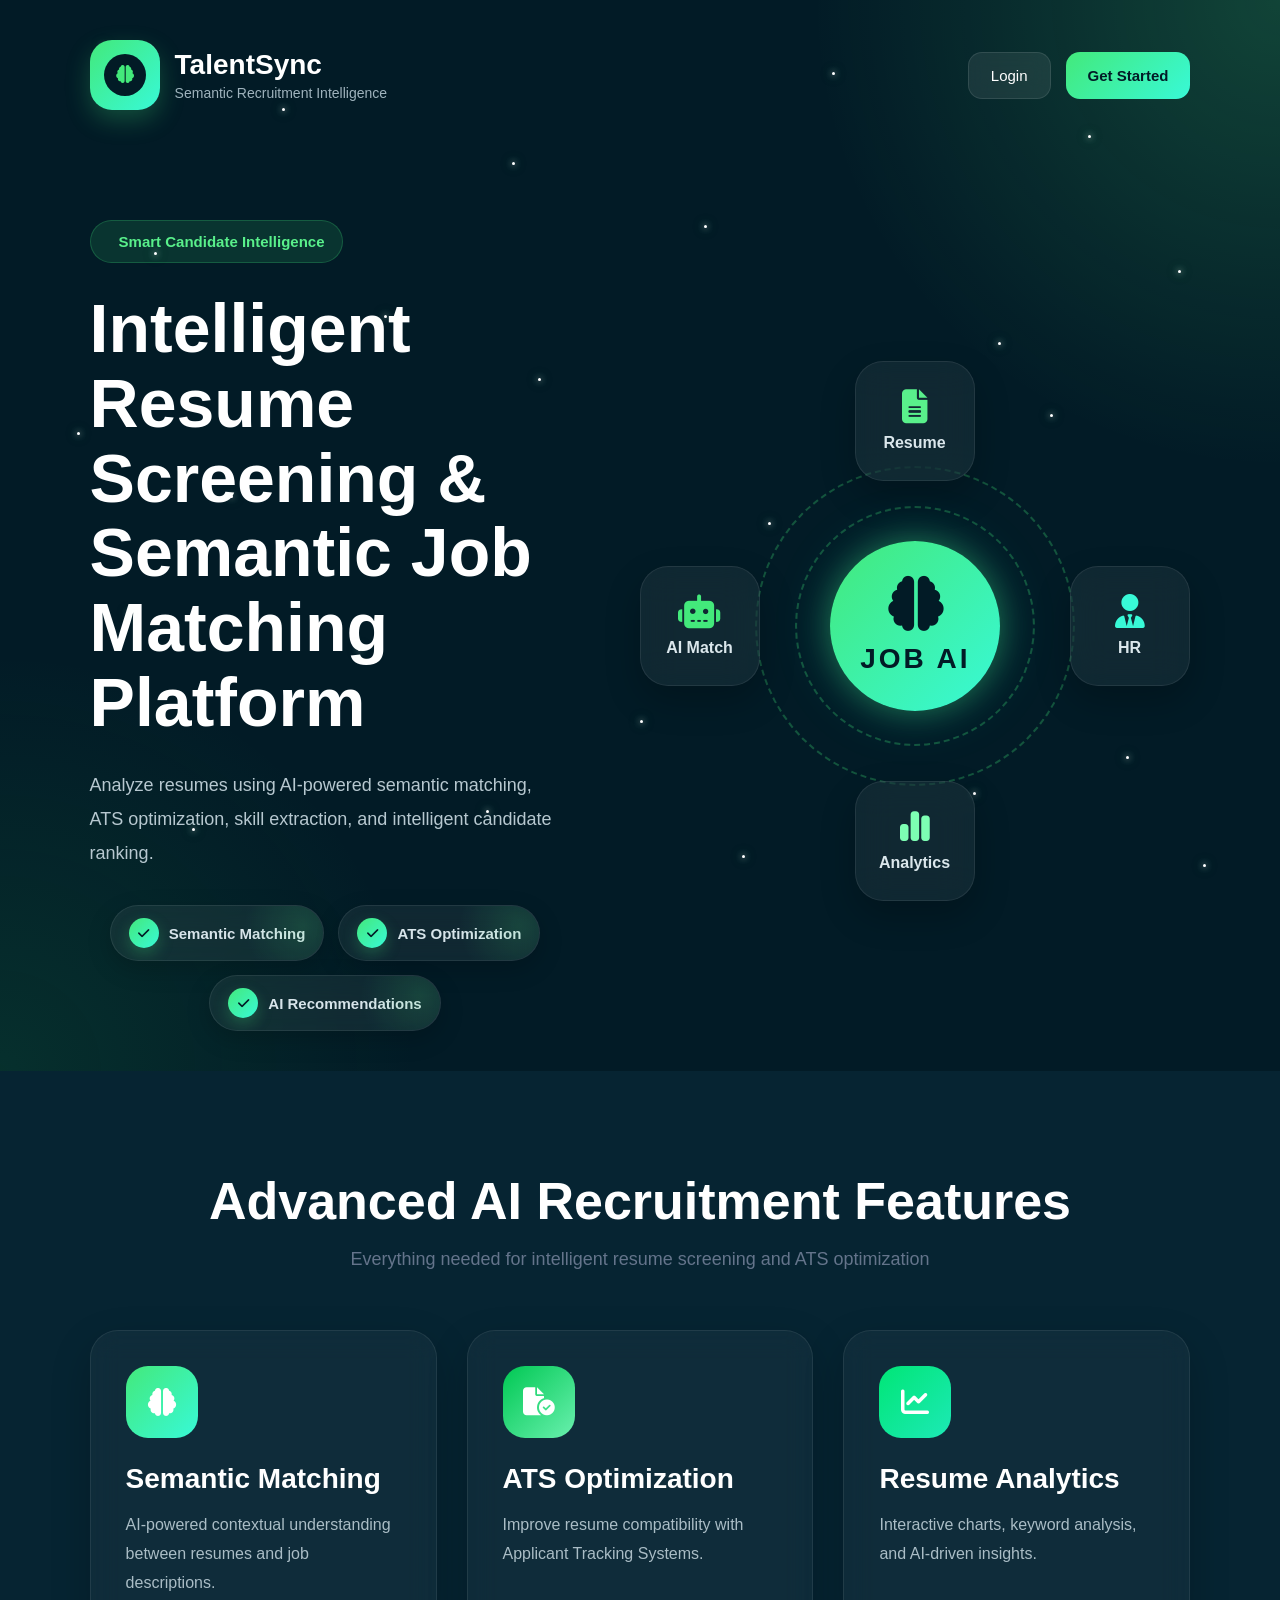
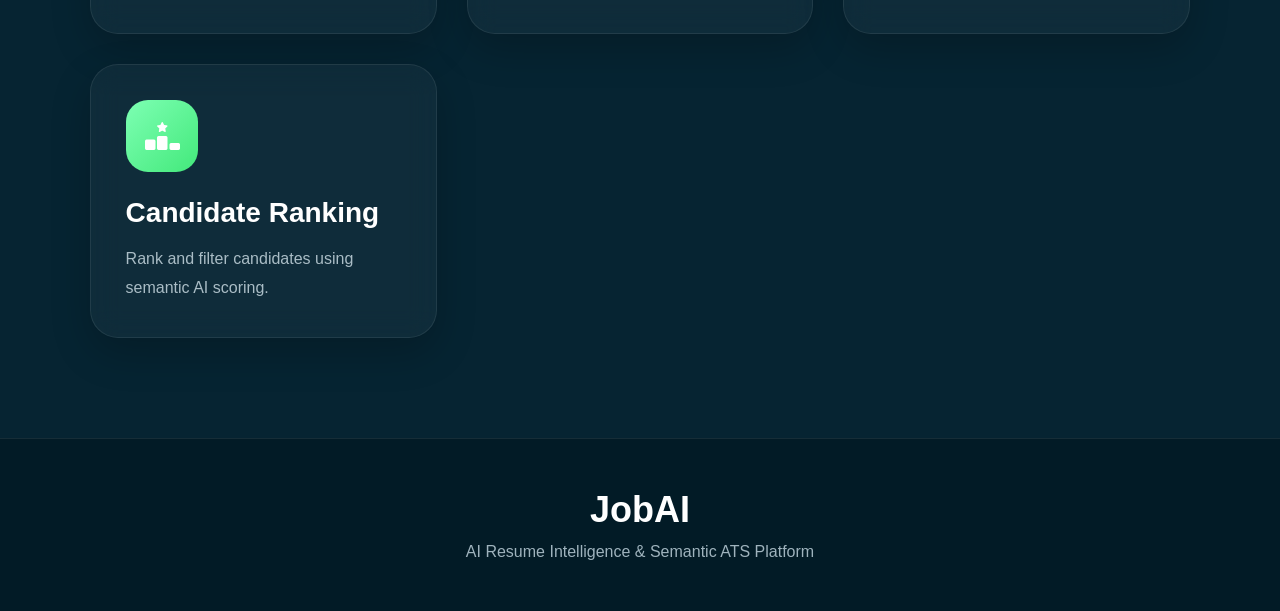
<file: app/static/home.html>
<!DOCTYPE html>
<html lang="en">

<head>

    <meta charset="UTF-8">

    <meta
        name="viewport"
        content="width=device-width, initial-scale=1.0"
    >

    <title>
        JobAI • AI Resume Intelligence Platform
    </title>

    <!-- <link rel="stylesheet" href="style.css"> -->

    <link
        rel="stylesheet"
        href="https://cdnjs.cloudflare.com/ajax/libs/font-awesome/6.5.1/css/all.min.css"
    >
     <style>
    *{
    margin:0;
    padding:0;
    box-sizing:border-box;
    font-family:Arial,sans-serif;
}


body{
    background:#050816;
    color:white;
    overflow-x:hidden;
}


/* HERO */


.hero-home{


    min-height:100vh;


    padding:40px 7%;


    /* background:
    radial-gradient(circle at top left,#dbeafe 0%,transparent 30%),
    radial-gradient(circle at bottom right,#ede9fe 0%,transparent 25%),
    #f8fafc; */
     background:
    radial-gradient(circle at top left,
    rgba(0,255,255,0.15) 0%,
    transparent 30%),

    radial-gradient(circle at bottom right,
    rgba(168,85,247,0.18) 0%,
    transparent 30%),

    #050816;
}


/* NAVBAR */


.home-navbar{


    display:flex;


    justify-content:space-between;


    align-items:center;


    margin-bottom:70px;
}


.brand-section{


    display:flex;


    align-items:center;


    gap:15px;
}


.brand-circle{


    width:58px;


    height:58px;


    border-radius:18px;


    background:
    linear-gradient(
        135deg,
        #2563eb,
        #7c3aed
    );


    display:flex;


    justify-content:center;


    align-items:center;


    font-size:26px;


    font-weight:bold;


    color:white;
}


.brand-section h2{


    font-size:28px;


    margin-bottom:4px;
}


.brand-section p{


    color:#64748b;


    font-size:14px;
}


/* NAV BUTTONS */


.home-nav-right{


    display:flex;


    gap:15px;
}


.nav-btn{


    padding:14px 22px;


    border:none;


    border-radius:14px;


    cursor:pointer;


    font-size:15px;


    transition:0.3s;
}


.login-btn{


    background:white;


    color:#0f172a;


    border:1px solid #e2e8f0;
}


.login-btn:hover{


    background:#f1f5f9;
}


.signup-btn{


    /* background:#2563eb; */
    background:
linear-gradient(
135deg,
#00e5ff,
#7c4dff
);


    color:white;
}


.signup-btn:hover{


    background:#1d4ed8;
}


/* HERO CONTENT */


.hero-content-home{


    display:grid;


    grid-template-columns:1.1fr 1fr;


    gap:80px;


    align-items:center;


    min-height:82vh;
}


/* LEFT */


.hero-left{


    max-width:700px;
}


.hero-badge{


    display:inline-flex;


    align-items:center;


    gap:10px;


    padding:12px 18px;


    border-radius:30px;


    background:#dbeafe;


    border:1px solid #bfdbfe;


    color:#2563eb;


    margin-bottom:28px;
}


.hero-left h1{


    font-size:68px;


    line-height:1.1;


    margin-bottom:28px;
}


.hero-left p{


    color:#475569;


    line-height:1.9;


    font-size:18px;
}


/* FEATURES */


.hero-features{


    display:flex;


    flex-wrap:wrap;


    gap:14px;


    margin-top:35px;
}


.feature-chip{


    display:flex;


    align-items:center;


    gap:10px;


    padding:12px 18px;


    border-radius:30px;


    background:white;


    border:1px solid #e2e8f0;


    color:#334155;


    box-shadow:
    0 4px 14px rgba(0,0,0,0.04);
}


/* RIGHT */


.hero-right{


    display:flex;


    justify-content:center;


    align-items:center;
}


/* DASHBOARD OPTIONS */


.dashboard-selection{


    width:100%;


    display:flex;


    flex-direction:column;


    gap:25px;
}


.dashboard-option{


    background:white;


    border:1px solid #e2e8f0;


    border-radius:28px;


    padding:35px;


    transition:0.3s;


    box-shadow:
    0 10px 30px rgba(0,0,0,0.05);
}


.dashboard-option:hover{


    transform:translateY(-8px);


    border-color:#3b82f6;
}


.dashboard-icon{


    width:75px;


    height:75px;


    border-radius:24px;


    display:flex;


    justify-content:center;


    align-items:center;


    font-size:30px;


    color:white;


    margin-bottom:25px;
}


.blue-bg{


    background:
    linear-gradient(
        135deg,
        #2563eb,
        #3b82f6
    );
}


.orange-bg{


    background:
    linear-gradient(
        135deg,
        #ea580c,
        #f97316
    );
}


.green-bg{


    background:
    linear-gradient(
        135deg,
        #16a34a,
        #22c55e
    );
}


.purple-bg{


    background:
    linear-gradient(
        135deg,
        #7c3aed,
        #a855f7
    );
}


.dashboard-option h3{


    font-size:28px;


    margin-bottom:14px;
}


.dashboard-option p{


    color:#475569;


    line-height:1.8;


    margin-bottom:28px;
}


/* BUTTONS */


.primary-home-btn,
.secondary-home-btn{


    width:100%;


    padding:16px;


    border:none;


    border-radius:16px;


    cursor:pointer;


    font-size:16px;


    font-weight:bold;


    transition:0.3s;
}


.primary-home-btn{


    background:#2563eb;


    color:white;
}


.primary-home-btn:hover{


    background:#1d4ed8;
}


.secondary-home-btn{


    background:#f97316;


    color:white;
}


.secondary-home-btn:hover{


    background:#ea580c;
}


/* FEATURES SECTION */


.features-section{


    padding:100px 7%;


    background:white;
}


.section-heading{


    text-align:center;


    margin-bottom:60px;
}


.section-heading h2{


    font-size:52px;


    margin-bottom:18px;
}


.section-heading p{


    color:#64748b;


    font-size:18px;
}


.features-grid{


    display:grid;


    grid-template-columns:
    repeat(auto-fit,minmax(280px,1fr));


    gap:30px;
}


.feature-card{


    background:white;


    border:1px solid #e2e8f0;


    border-radius:28px;


    padding:35px;


    transition:0.3s;


    box-shadow:
    0 10px 30px rgba(0,0,0,0.05);
}


.feature-card:hover{


    transform:translateY(-8px);
}


.feature-icon{


    width:72px;


    height:72px;


    border-radius:22px;


    display:flex;


    justify-content:center;


    align-items:center;


    color:white;


    font-size:28px;


    margin-bottom:25px;
}


.feature-card h3{


    font-size:28px;


    margin-bottom:16px;
}


.feature-card p{


    color:#64748b;


    line-height:1.8;
}


/* WORKFLOW */


.workflow-section{


    padding:100px 7%;


    background:#f8fafc;
}


.workflow-grid{


    display:grid;


    grid-template-columns:
    repeat(auto-fit,minmax(250px,1fr));


    gap:30px;
}


.workflow-card{


    background:white;


    border:1px solid #e2e8f0;


    border-radius:28px;


    padding:35px;


    text-align:center;


    box-shadow:
    0 10px 30px rgba(0,0,0,0.05);
}


.workflow-number{


    width:72px;


    height:72px;


    border-radius:50%;


    background:#2563eb;


    display:flex;


    justify-content:center;


    align-items:center;


    margin:0 auto 25px;


    font-size:28px;


    font-weight:bold;


    color:white;
}


.workflow-card h3{


    font-size:28px;


    margin-bottom:18px;
}


.workflow-card p{


    color:#64748b;


    line-height:1.8;
}


/* FOOTER */


.home-footer{


    padding:50px;


    text-align:center;


    background:white;


    border-top:1px solid #e2e8f0;
}


.home-footer h2{


    font-size:36px;


    margin-bottom:12px;
}


.home-footer p{


    color:#64748b;
}


/* RESPONSIVE */


@media(max-width:1100px){


    .hero-content-home{


        grid-template-columns:1fr;


        gap:60px;
    }


    .hero-left{


        text-align:center;


        margin:auto;
    }


    .hero-features{


        justify-content:center;
    }


    .hero-left h1{


        font-size:54px;
    }
}


@media(max-width:850px){


    .hero-left h1{


        font-size:42px;
    }


    .section-heading h2{


        font-size:38px;
    }


    .home-navbar{


        flex-direction:column;


        gap:25px;
    }
}


.hero-right{


    display:flex;


    justify-content:center;


    align-items:center;
}


.hero-image-box{


    width:100%;


    display:flex;


    justify-content:center;


    align-items:center;
}


.hero-main-image{


    width:100%;


    max-width:650px;


    object-fit:contain;


    animation:floatImage 4s ease-in-out infinite;


    filter:
    drop-shadow(
        0 20px 40px rgba(37,99,235,0.15)
    );
}


/* FLOATING ANIMATION */


@keyframes floatImage{


    0%{


        transform:translateY(0px);
    }


    50%{


        transform:translateY(-12px);
    }


    100%{


        transform:translateY(0px);
    }
}


    /* CREATIVE AI SYSTEM */


.creative-ai-system{


    position:relative;


    width:550px;


    height:550px;


    display:flex;


    justify-content:center;


    align-items:center;
}


/* CENTER CORE */


.ai-core{


    position:relative;


    width:240px;


    height:240px;


    display:flex;


    justify-content:center;


    align-items:center;
}


.core-center{


    width:170px;


    height:170px;


    border-radius:50%;


    /* background:
    linear-gradient(
        135deg,
        #2563eb,
        #7c3aed
    ); */
    background:
linear-gradient(
    135deg,
    #00e5ff,
    #7c4dff
);


    display:flex;


    flex-direction:column;


    justify-content:center;


    align-items:center;


    color:white;


    z-index:5;

box-shadow:
    0 0 25px rgba(0,229,255,0.5),
    0 0 50px rgba(124,77,255,0.35);
    /* box-shadow:
    0 0 50px rgba(37,99,235,0.4); */
}


.core-center i{


    font-size:55px;


    margin-bottom:12px;
}


.core-center h3{


    font-size:28px;


    letter-spacing:3px;
}


/* ROTATING RINGS */


.core-ring{


    position:absolute;


    border-radius:50%;

    border:2px dashed rgba(0,229,255,0.35);
    /* border:2px dashed rgba(37,99,235,0.25); */
}


.ring1{


    width:240px;


    height:240px;


    animation:rotateRing 12s linear infinite;
}


.ring2{


    width:320px;


    height:320px;


    animation:rotateReverse 18s linear infinite;
}


/* SATELLITES */


.satellite{


    position:absolute;


    width:120px;


    height:120px;


    border-radius:28px;


    /* background:white; */


    display:flex;


    flex-direction:column;


    justify-content:center;


    align-items:center;


    gap:10px;


    box-shadow:
    0 20px 40px rgba(0,0,0,0.08);


    /* border:1px solid #e2e8f0; */


    transition:0.4s;
    background:rgba(255,255,255,0.06);

backdrop-filter:blur(14px);

border:1px solid rgba(255,255,255,0.08);
}


.satellite:hover{


    transform:scale(1.08);
}


.satellite i{


    font-size:34px;
}


.satellite span{


    font-weight:bold;

color:#e2e8f0;
    /* color:#334155; */
}


/* POSITIONING */


.sat1{


    top:10px;


    left:50%;


    transform:translateX(-50%);

color:#00e5ff;
    /* color:#2563eb; */
}


.sat2{


    right:0;


    top:50%;


    transform:translateY(-50%);

color:#b388ff;
    /* color:#7c3aed; */
}


.sat3{


    bottom:0;


    left:50%;


    transform:translateX(-50%);

color:#00ff9d;
    /* color:#16a34a; */
}


.sat4{


    left:0;


    top:50%;


    transform:translateY(-50%);
    color:#ff9f43;


    /* color:#f97316; */
}


/* BACKGROUND GLOW */


.background-glow{


    position:absolute;


    width:420px;


    height:420px;


    border-radius:50%;


    /* background:
    radial-gradient(
        rgba(37,99,235,0.18),
        transparent 70%
    ); */
    background:
radial-gradient(
    rgba(0,229,255,0.22),
    transparent 70%
);


    z-index:-1;


    animation:pulseGlow 4s ease-in-out infinite;
}


/* ANIMATIONS */


@keyframes rotateRing{


    from{


        transform:rotate(0deg);
    }


    to{


        transform:rotate(360deg);
    }
}


@keyframes rotateReverse{


    from{


        transform:rotate(360deg);
    }


    to{


        transform:rotate(0deg);
    }
}


@keyframes pulseGlow{


    0%{


        transform:scale(1);
    }


    50%{


        transform:scale(1.08);
    }


    100%{


        transform:scale(1);
    }
}

    /* MAIN BACKGROUND */

body{
    background:#021b26;
    color:white;
    overflow-x:hidden;
}

/* HERO BACKGROUND */

.hero-home{

    min-height:100vh;

    padding:40px 7%;

    background:
    radial-gradient(circle at top right,
    rgba(84,255,135,0.18) 0%,
    transparent 28%),

    radial-gradient(circle at bottom left,
    rgba(34,197,94,0.12) 0%,
    transparent 25%),

    #021b26;
}

/* BRAND LOGO */

.brand-circle{

    width:58px;

    height:58px;

    border-radius:18px;

    background:
    linear-gradient(
        135deg,
        #43e97b,
        #38f9d7
    );

    display:flex;

    justify-content:center;

    align-items:center;

    font-size:26px;

    font-weight:bold;

    color:#021b26;
}

/* BRAND TEXT */

.brand-section h2{

    color:white;
}

.brand-section p{

    color:#9fb3bd;
}

/* LOGIN BUTTON */

.login-btn{

    background:rgba(255,255,255,0.08);

    color:white;

    border:1px solid rgba(255,255,255,0.1);

    backdrop-filter:blur(10px);
}

.login-btn:hover{

    background:rgba(255,255,255,0.12);
}

/* SIGNUP BUTTON */

.signup-btn{

    background:
    linear-gradient(
        135deg,
        #43e97b,
        #38f9d7
    );

    color:#021b26;

    font-weight:bold;
}

.signup-btn:hover{

    opacity:0.9;
}

/* HERO BADGE */

.hero-badge{

    background:rgba(67,233,123,0.12);

    border:1px solid rgba(67,233,123,0.22);

    color:#59f08b;
}

/* HERO TITLE */

.hero-left h1{

    color:white;
}

/* PARAGRAPH */

.hero-left p{

    color:#b7c8d0;

    line-height:1.9;

    font-size:18px;
}

/* FEATURE CHIPS */

.feature-chip{

    background:rgba(255,255,255,0.06);

    border:1px solid rgba(255,255,255,0.08);

    color:#d7e4ea;

    backdrop-filter:blur(12px);

    box-shadow:
    0 8px 24px rgba(0,0,0,0.18);
}

/* FEATURE SECTION */

.features-section{

    background:#062432;
}

/* FEATURE CARDS */

.feature-card{

    background:rgba(255,255,255,0.04);

    border:1px solid rgba(255,255,255,0.08);

    backdrop-filter:blur(14px);

    box-shadow:
    0 15px 40px rgba(0,0,0,0.2);
}

.feature-card h3{

    color:white;
}

.feature-card p{

    color:#aabdc6;
}

/* ICON GRADIENTS */

.blue-bg{

    background:
    linear-gradient(
        135deg,
        #43e97b,
        #38f9d7
    );
}

.green-bg{

    background:
    linear-gradient(
        135deg,
        #00c853,
        #69f0ae
    );
}

.purple-bg{

    background:
    linear-gradient(
        135deg,
        #00e676,
        #1de9b6
    );
}

.orange-bg{

    background:
    linear-gradient(
        135deg,
        #7dffb3,
        #43e97b
    );
}

/* AI SYSTEM */

.core-center{

    background:
    linear-gradient(
        135deg,
        #43e97b,
        #38f9d7
    );

    color:#021b26;

    box-shadow:
    0 0 30px rgba(67,233,123,0.35),
    0 0 60px rgba(56,249,215,0.18);
}

/* RINGS */

.core-ring{

    border:2px dashed rgba(67,233,123,0.28);
}

/* SATELLITE CARDS */

.satellite{

    background:rgba(255,255,255,0.06);

    backdrop-filter:blur(18px);

    border:1px solid rgba(255,255,255,0.08);

    box-shadow:
    0 15px 35px rgba(0,0,0,0.22);
}

.satellite span{

    color:#dbe7ec;
}

/* SATELLITE ICON COLORS */

.sat1{
    color:#59f08b;
}

.sat2{
    color:#38f9d7;
}

.sat3{
    color:#7dffb3;
}

.sat4{
    color:#43e97b;
}

/* GLOW */

.background-glow{

    background:
    radial-gradient(
        rgba(67,233,123,0.22),
        transparent 70%
    );
}

/* FOOTER */

.home-footer{

    background:#021b26;

    border-top:1px solid rgba(255,255,255,0.08);
}

.home-footer h2{

    color:white;
}

.home-footer p{

    color:#9fb3bd;
}
 
    .brand-circle{

    position:relative;

    width:70px;

    height:70px;

    border-radius:22px;

    background:
    linear-gradient(
        135deg,
        #43e97b,
        #38f9d7
    );

    display:flex;

    justify-content:center;

    align-items:center;

    overflow:hidden;

    box-shadow:
    0 10px 25px rgba(67,233,123,0.25);
}

/* CENTER ICON */

.logo-core{

    width:42px;

    height:42px;

    border-radius:50%;

    background:#021b26;

    display:flex;

    justify-content:center;

    align-items:center;

    z-index:5;
}

.logo-core i{

    color:#43e97b;

    font-size:18px;
}

/* ORBITS */

.orbit{

    position:absolute;

    border-radius:50%;

    border:2px solid rgba(255,255,255,0.25);
}

.orbit1{

    width:85px;

    height:85px;

    animation:rotateOrbit 8s linear infinite;
}

.orbit2{

    width:110px;

    height:110px;

    border-style:dashed;

    animation:rotateReverse 12s linear infinite;
}

/* ANIMATIONS */

@keyframes rotateOrbit{

    from{
        transform:rotate(0deg);
    }

    to{
        transform:rotate(360deg);
    }
}

@keyframes rotateReverse{

    from{
        transform:rotate(360deg);
    }

    to{
        transform:rotate(0deg);
    }
}

/* USER PROFILE NAVBAR */

.welcome-user{

    display:flex;

    align-items:center;

    gap:16px;

    background:rgba(255,255,255,0.06);

    border:1px solid rgba(255,255,255,0.08);

    padding:10px 18px;

    border-radius:18px;

    backdrop-filter:blur(12px);
}

.welcome-text span{

    font-size:13px;

    color:#9fb3bd;
}

.welcome-text h4{

    font-size:18px;

    color:white;

    margin-top:3px;
}

/* PROFILE */

.profile-avatar{

    width:48px;

    height:48px;

    border-radius:50%;

    background:
    linear-gradient(
        135deg,
        #43e97b,
        #38f9d7
    );

    display:flex;

    justify-content:center;

    align-items:center;

    font-size:20px;

    font-weight:bold;

    color:#021b26;

    box-shadow:
    0 8px 20px rgba(67,233,123,0.25);
}
/* RIGHT SECTION */

.hero-right{

    display:flex;

    justify-content:center;

    align-items:center;
}

/* DASHBOARD SELECTION */

.dashboard-selection{

    width:100%;

    max-width:520px;

    display:flex;

    flex-direction:column;

    gap:28px;
}

/* DASHBOARD CARD */

.dashboard-option{

    position:relative;

    background:rgba(255,255,255,0.06);

    border:1px solid rgba(255,255,255,0.08);

    backdrop-filter:blur(18px);

    border-radius:32px;

    padding:35px;

    overflow:hidden;

    transition:0.4s;

    box-shadow:
    0 20px 40px rgba(0,0,0,0.22);
}

/* HOVER EFFECT */

.dashboard-option:hover{

    transform:translateY(-8px);

    border-color:rgba(67,233,123,0.3);

    box-shadow:
    0 25px 50px rgba(67,233,123,0.12);
}

/* GLOW EFFECT */

.dashboard-option::before{

    content:"";

    position:absolute;

    width:180px;

    height:180px;

    background:
    radial-gradient(
        rgba(67,233,123,0.15),
        transparent 70%
    );

    top:-60px;

    right:-60px;

    z-index:0;
}

/* ICON */

.dashboard-icon{

    width:78px;

    height:78px;

    border-radius:24px;

    display:flex;

    justify-content:center;

    align-items:center;

    font-size:32px;

    color:#021b26;

    margin-bottom:24px;

    position:relative;

    z-index:2;

    box-shadow:
    0 12px 25px rgba(67,233,123,0.2);
}

/* ICON COLORS */

.blue-bg{

    background:
    linear-gradient(
        135deg,
        #43e97b,
        #38f9d7
    );
}

.orange-bg{

    background:
    linear-gradient(
        135deg,
        #7dffb3,
        #43e97b
    );
}

/* TITLES */

.dashboard-option h3{

    font-size:30px;

    color:white;

    margin-bottom:16px;

    position:relative;

    z-index:2;
}

/* DESCRIPTION */

.dashboard-option p{

    color:#b8c8cf;

    line-height:1.9;

    font-size:16px;

    margin-bottom:28px;

    position:relative;

    z-index:2;
}

/* BUTTONS */

.primary-home-btn,
.secondary-home-btn{

    width:100%;

    padding:18px;

    border:none;

    border-radius:18px;

    font-size:16px;

    font-weight:bold;

    cursor:pointer;

    transition:0.3s;

    position:relative;

    z-index:2;
}

/* CONSUMER BUTTON */

.primary-home-btn{

    background:
    linear-gradient(
        135deg,
        #43e97b,
        #38f9d7
    );

    color:#021b26;
}

.primary-home-btn:hover{

    transform:scale(1.02);

    opacity:0.92;
}

/* HR BUTTON */

.secondary-home-btn{

    background:rgba(255,255,255,0.08);

    border:1px solid rgba(255,255,255,0.1);

    color:white;

    backdrop-filter:blur(12px);
}

.secondary-home-btn:hover{

    transform:scale(1.02);

    background:rgba(255,255,255,0.12);
}

/* RESPONSIVE */

@media(max-width:768px){

    .dashboard-selection{

        max-width:100%;
    }

    .dashboard-option{

        padding:28px;
    }

    .dashboard-option h3{

        font-size:24px;
    }
}
/* HERO CONTENT */

.hero-content-home{

    width:100%;

    display:flex;

    flex-direction:column;

    align-items:center;

    justify-content:center;

    gap:60px;

    padding-top:40px;
}

/* TOP CONTENT */

.hero-top-content{

    width:100%;

    text-align:center;
}

/* HERO TITLE */

.hero-top-content h1{

    font-size:68px;

    line-height:1.15;

    margin-bottom:28px;

    color:white;
}

/* HERO PARAGRAPH */

.hero-top-content p{

    color:#b7c8d0;

    font-size:20px;

    line-height:1.9;

    max-width:800px;

    margin:auto;
}

/* BADGE */

.hero-badge{

    display:inline-flex;

    align-items:center;

    gap:10px;

    padding:14px 22px;

    border-radius:40px;

    background:rgba(67,233,123,0.12);

    border:1px solid rgba(67,233,123,0.22);

    color:#59f08b;

    margin-bottom:30px;

    font-size:15px;

    font-weight:600;
}

/* DASHBOARD LAYOUT */

.dashboard-selection{

    width:100%;

    display:grid;

    grid-template-columns:repeat(2,1fr);

    gap:35px;

    max-width:1100px;
}

/* DASHBOARD CARD */

.dashboard-option{

    position:relative;

    background:rgba(255,255,255,0.06);

    border:1px solid rgba(255,255,255,0.08);

    backdrop-filter:blur(18px);

    border-radius:32px;

    padding:38px;

    overflow:hidden;

    transition:0.4s;

    box-shadow:
    0 20px 40px rgba(0,0,0,0.22);
}

.dashboard-option:hover{

    transform:translateY(-8px);

    border-color:rgba(67,233,123,0.3);
}

/* ICON */

.dashboard-icon{

    width:80px;

    height:80px;

    border-radius:24px;

    display:flex;

    justify-content:center;

    align-items:center;

    font-size:32px;

    color:#021b26;

    margin-bottom:25px;
}

/* ICON COLORS */

.blue-bg{

    background:
    linear-gradient(
        135deg,
        #43e97b,
        #38f9d7
    );
}

.orange-bg{

    background:
    linear-gradient(
        135deg,
        #7dffb3,
        #43e97b
    );
}

/* CARD TITLE */

.dashboard-option h3{

    font-size:32px;

    color:white;

    margin-bottom:18px;
}

/* DESCRIPTION */

.dashboard-option p{

    color:#b8c8cf;

    line-height:1.9;

    margin-bottom:30px;

    font-size:17px;
}

/* BUTTONS */

.primary-home-btn,
.secondary-home-btn{

    width:100%;

    padding:18px;

    border:none;

    border-radius:18px;

    font-size:16px;

    font-weight:bold;

    cursor:pointer;

    transition:0.3s;
}

/* PRIMARY */

.primary-home-btn{

    background:
    linear-gradient(
        135deg,
        #43e97b,
        #38f9d7
    );

    color:#021b26;
}

/* SECONDARY */

.secondary-home-btn{

    background:rgba(255,255,255,0.08);

    border:1px solid rgba(255,255,255,0.1);

    color:white;
}

/* BUTTON HOVER */

.primary-home-btn:hover,
.secondary-home-btn:hover{

    transform:scale(1.02);
}

/* RESPONSIVE */

@media(max-width:900px){

    .dashboard-selection{

        grid-template-columns:1fr;
    }

    .hero-top-content h1{

        font-size:48px;
    }
}
/* WORKFLOW SECTION */

.workflow-section{

    padding:120px 7%;

    background:#062432;

    position:relative;

    overflow:hidden;
}

/* BACKGROUND GLOW */

.workflow-section::before{

    content:"";

    position:absolute;

    width:500px;

    height:500px;

    border-radius:50%;

    background:
    radial-gradient(
        rgba(67,233,123,0.12),
        transparent 70%
    );

    top:-200px;

    right:-120px;

    z-index:0;
}

/* SECTION HEADING */

.section-heading{

    text-align:center;

    margin-bottom:80px;

    position:relative;

    z-index:2;
}

.section-heading h2{

    font-size:58px;

    color:white;

    margin-bottom:18px;

    font-weight:700;
}

/* WORKFLOW GRID */

.workflow-grid{

    display:grid;

    grid-template-columns:repeat(4,1fr);

    gap:30px;

    position:relative;

    z-index:2;
}

/* WORKFLOW CARD */

.workflow-card{

    position:relative;

    background:rgba(255,255,255,0.05);

    border:1px solid rgba(255,255,255,0.08);

    border-radius:32px;

    padding:40px 30px;

    text-align:center;

    backdrop-filter:blur(18px);

    overflow:hidden;

    transition:0.4s;

    box-shadow:
    0 20px 40px rgba(0,0,0,0.22);
}

/* HOVER EFFECT */

.workflow-card:hover{

    transform:translateY(-10px);

    border-color:rgba(67,233,123,0.28);

    box-shadow:
    0 25px 50px rgba(67,233,123,0.12);
}

/* CARD GLOW */

.workflow-card::before{

    content:"";

    position:absolute;

    width:180px;

    height:180px;

    background:
    radial-gradient(
        rgba(67,233,123,0.12),
        transparent 70%
    );

    top:-60px;

    right:-60px;
}

/* NUMBER */

.workflow-number{

    width:85px;

    height:85px;

    border-radius:28px;

    background:
    linear-gradient(
        135deg,
        #43e97b,
        #38f9d7
    );

    display:flex;

    justify-content:center;

    align-items:center;

    margin:0 auto 30px;

    font-size:32px;

    font-weight:bold;

    color:#021b26;

    box-shadow:
    0 12px 25px rgba(67,233,123,0.25);
}

/* TITLE */

.workflow-card h3{

    font-size:28px;

    color:white;

    margin-bottom:18px;

    line-height:1.3;
}

/* DESCRIPTION */

.workflow-card p{

    color:#b7c8d0;

    line-height:1.9;

    font-size:16px;
}

/* RESPONSIVE */

@media(max-width:1100px){

    .workflow-grid{

        grid-template-columns:repeat(2,1fr);
    }
}

@media(max-width:700px){

    .workflow-grid{

        grid-template-columns:1fr;
    }

    .section-heading h2{

        font-size:42px;
    }

    .workflow-card{

        padding:35px 25px;
    }
}
/* HERO FEATURES */

.hero-features{

    display:flex;

    justify-content:center;

    align-items:center;

    flex-wrap:wrap;

    gap:18px;

    margin-top:40px;
}

/* FEATURE CHIP */

.feature-chip{

    display:flex;

    align-items:center;

    gap:12px;

    padding:16px 24px;

    border-radius:40px;

    background:rgba(255,255,255,0.06);

    border:1px solid rgba(255,255,255,0.08);

    backdrop-filter:blur(16px);

    color:#dbe7ec;

    font-size:15px;

    font-weight:600;

    transition:0.35s;

    box-shadow:
    0 10px 25px rgba(0,0,0,0.18);

    position:relative;

    overflow:hidden;
}

/* GLOW EFFECT */

.feature-chip::before{

    content:"";

    position:absolute;

    width:120px;

    height:120px;

    background:
    radial-gradient(
        rgba(67,233,123,0.15),
        transparent 70%
    );

    top:-40px;

    right:-40px;
}

/* ICON */

.feature-chip i{

    width:30px;

    height:30px;

    border-radius:50%;

    background:
    linear-gradient(
        135deg,
        #43e97b,
        #38f9d7
    );

    display:flex;

    justify-content:center;

    align-items:center;

    color:#021b26;

    font-size:13px;

    box-shadow:
    0 6px 15px rgba(67,233,123,0.25);
}

/* HOVER */

.feature-chip:hover{

    transform:translateY(-5px);

    border-color:rgba(67,233,123,0.3);

    box-shadow:
    0 15px 35px rgba(67,233,123,0.12);
}

    /* STARS BACKGROUND */

.stars{

    position:absolute;

    width:100%;

    height:100%;

    top:0;
    left:0;

    overflow:hidden;

    z-index:0;

    pointer-events:none;
}

/* STAR */

.stars span{

    position:absolute;

    width:3px;
    height:3px;

    border-radius:50%;

    background:white;

    box-shadow:
    0 0 6px rgba(255,255,255,0.9),
    0 0 12px rgba(67,233,123,0.5);

    animation:twinkle linear infinite;
}

/* RANDOM POSITIONS */

.stars span:nth-child(1){top:5%;left:8%;animation-duration:3s;}
.stars span:nth-child(2){top:12%;left:22%;animation-duration:5s;}
.stars span:nth-child(3){top:18%;left:40%;animation-duration:4s;}
.stars span:nth-child(4){top:8%;left:65%;animation-duration:6s;}
.stars span:nth-child(5){top:15%;left:85%;animation-duration:3.5s;}

.stars span:nth-child(6){top:28%;left:12%;animation-duration:5s;}
.stars span:nth-child(7){top:35%;left:30%;animation-duration:4.5s;}
.stars span:nth-child(8){top:25%;left:55%;animation-duration:6s;}
.stars span:nth-child(9){top:38%;left:78%;animation-duration:4s;}
.stars span:nth-child(10){top:30%;left:92%;animation-duration:5.5s;}

.stars span:nth-child(11){top:48%;left:6%;animation-duration:4s;}
.stars span:nth-child(12){top:55%;left:18%;animation-duration:6s;}
.stars span:nth-child(13){top:42%;left:42%;animation-duration:5s;}
.stars span:nth-child(14){top:58%;left:60%;animation-duration:4.5s;}
.stars span:nth-child(15){top:46%;left:82%;animation-duration:6.5s;}

.stars span:nth-child(16){top:68%;left:10%;animation-duration:3.5s;}
.stars span:nth-child(17){top:72%;left:28%;animation-duration:5s;}
.stars span:nth-child(18){top:80%;left:50%;animation-duration:4s;}
.stars span:nth-child(19){top:75%;left:70%;animation-duration:6s;}
.stars span:nth-child(20){top:84%;left:88%;animation-duration:5.5s;}

.stars span:nth-child(21){top:92%;left:15%;animation-duration:4s;}
.stars span:nth-child(22){top:90%;left:38%;animation-duration:6s;}
.stars span:nth-child(23){top:95%;left:58%;animation-duration:5s;}
.stars span:nth-child(24){top:88%;left:76%;animation-duration:4.5s;}
.stars span:nth-child(25){top:96%;left:94%;animation-duration:6s;}

/* TWINKLE */

@keyframes twinkle{

    0%{

        opacity:0.2;

        transform:scale(0.5);
    }

    50%{

        opacity:1;

        transform:scale(1.8);
    }

    100%{

        opacity:0.2;

        transform:scale(0.5);
    }
}
/* LOGOUT BUTTON */

.logout-btn{

    display:flex;

    align-items:center;

    gap:12px;

    padding:14px 24px;

    border:none;

    border-radius:18px;

    background:rgba(255,255,255,0.06);

    border:1px solid rgba(255,255,255,0.08);

    backdrop-filter:blur(16px);

    color:white;

    font-size:15px;

    font-weight:600;

    cursor:pointer;

    transition:0.35s ease;

    box-shadow:
    0 10px 25px rgba(0,0,0,0.18);
}

/* ICON */

.logout-btn i{

    color:#ff6b6b;

    font-size:15px;
}

/* HOVER */

.logout-btn:hover{

    transform:
    translateY(-4px)
    scale(1.02);

    background:
    rgba(255,107,107,0.12);

    border-color:
    rgba(255,107,107,0.28);

    box-shadow:
    0 15px 35px rgba(255,107,107,0.18);
}
 </style>
<style>
    *{
    margin:0;
    padding:0;
    box-sizing:border-box;
    font-family:Arial,sans-serif;
}


body{
    background:#050816;
    color:white;
    overflow-x:hidden;
}


/* HERO */


.hero-home{


    min-height:100vh;


    padding:40px 7%;


    /* background:
    radial-gradient(circle at top left,#dbeafe 0%,transparent 30%),
    radial-gradient(circle at bottom right,#ede9fe 0%,transparent 25%),
    #f8fafc; */
     background:
    radial-gradient(circle at top left,
    rgba(0,255,255,0.15) 0%,
    transparent 30%),

    radial-gradient(circle at bottom right,
    rgba(168,85,247,0.18) 0%,
    transparent 30%),

    #050816;
}


/* NAVBAR */


.home-navbar{


    display:flex;


    justify-content:space-between;


    align-items:center;


    margin-bottom:70px;
}


.brand-section{


    display:flex;


    align-items:center;


    gap:15px;
}


.brand-circle{


    width:58px;


    height:58px;


    border-radius:18px;


    background:
    linear-gradient(
        135deg,
        #2563eb,
        #7c3aed
    );


    display:flex;


    justify-content:center;


    align-items:center;


    font-size:26px;


    font-weight:bold;


    color:white;
}


.brand-section h2{


    font-size:28px;


    margin-bottom:4px;
}


.brand-section p{


    color:#64748b;


    font-size:14px;
}


/* NAV BUTTONS */


.home-nav-right{


    display:flex;


    gap:15px;
}


.nav-btn{


    padding:14px 22px;


    border:none;


    border-radius:14px;


    cursor:pointer;


    font-size:15px;


    transition:0.3s;
}


.login-btn{


    background:white;


    color:#0f172a;


    border:1px solid #e2e8f0;
}


.login-btn:hover{


    background:#f1f5f9;
}


.signup-btn{


    /* background:#2563eb; */
    background:
linear-gradient(
135deg,
#00e5ff,
#7c4dff
);


    color:white;
}


.signup-btn:hover{


    background:#1d4ed8;
}


/* HERO CONTENT */


.hero-content-home{


    display:grid;


    grid-template-columns:1.1fr 1fr;


    gap:80px;


    align-items:center;


    min-height:82vh;
}


/* LEFT */


.hero-left{


    max-width:700px;
}


.hero-badge{


    display:inline-flex;


    align-items:center;


    gap:10px;


    padding:12px 18px;


    border-radius:30px;


    background:#dbeafe;


    border:1px solid #bfdbfe;


    color:#2563eb;


    margin-bottom:28px;
}


.hero-left h1{


    font-size:68px;


    line-height:1.1;


    margin-bottom:28px;
}


.hero-left p{


    color:#475569;


    line-height:1.9;


    font-size:18px;
}


/* FEATURES */


.hero-features{


    display:flex;


    flex-wrap:wrap;


    gap:14px;


    margin-top:35px;
}


.feature-chip{


    display:flex;


    align-items:center;


    gap:10px;


    padding:12px 18px;


    border-radius:30px;


    background:white;


    border:1px solid #e2e8f0;


    color:#334155;


    box-shadow:
    0 4px 14px rgba(0,0,0,0.04);
}


/* RIGHT */


.hero-right{


    display:flex;


    justify-content:center;


    align-items:center;
}


/* DASHBOARD OPTIONS */


.dashboard-selection{


    width:100%;


    display:flex;


    flex-direction:column;


    gap:25px;
}


.dashboard-option{


    background:white;


    border:1px solid #e2e8f0;


    border-radius:28px;


    padding:35px;


    transition:0.3s;


    box-shadow:
    0 10px 30px rgba(0,0,0,0.05);
}


.dashboard-option:hover{


    transform:translateY(-8px);


    border-color:#3b82f6;
}


.dashboard-icon{


    width:75px;


    height:75px;


    border-radius:24px;


    display:flex;


    justify-content:center;


    align-items:center;


    font-size:30px;


    color:white;


    margin-bottom:25px;
}


.blue-bg{


    background:
    linear-gradient(
        135deg,
        #2563eb,
        #3b82f6
    );
}


.orange-bg{


    background:
    linear-gradient(
        135deg,
        #ea580c,
        #f97316
    );
}


.green-bg{


    background:
    linear-gradient(
        135deg,
        #16a34a,
        #22c55e
    );
}


.purple-bg{


    background:
    linear-gradient(
        135deg,
        #7c3aed,
        #a855f7
    );
}


.dashboard-option h3{


    font-size:28px;


    margin-bottom:14px;
}


.dashboard-option p{


    color:#475569;


    line-height:1.8;


    margin-bottom:28px;
}


/* BUTTONS */


.primary-home-btn,
.secondary-home-btn{


    width:100%;


    padding:16px;


    border:none;


    border-radius:16px;


    cursor:pointer;


    font-size:16px;


    font-weight:bold;


    transition:0.3s;
}


.primary-home-btn{


    background:#2563eb;


    color:white;
}


.primary-home-btn:hover{


    background:#1d4ed8;
}


.secondary-home-btn{


    background:#f97316;


    color:white;
}


.secondary-home-btn:hover{


    background:#ea580c;
}


/* FEATURES SECTION */


.features-section{


    padding:100px 7%;


    background:white;
}


.section-heading{


    text-align:center;


    margin-bottom:60px;
}


.section-heading h2{


    font-size:52px;


    margin-bottom:18px;
}


.section-heading p{


    color:#64748b;


    font-size:18px;
}


.features-grid{


    display:grid;


    grid-template-columns:
    repeat(auto-fit,minmax(280px,1fr));


    gap:30px;
}


.feature-card{


    background:white;


    border:1px solid #e2e8f0;


    border-radius:28px;


    padding:35px;


    transition:0.3s;


    box-shadow:
    0 10px 30px rgba(0,0,0,0.05);
}


.feature-card:hover{


    transform:translateY(-8px);
}


.feature-icon{


    width:72px;


    height:72px;


    border-radius:22px;


    display:flex;


    justify-content:center;


    align-items:center;


    color:white;


    font-size:28px;


    margin-bottom:25px;
}


.feature-card h3{


    font-size:28px;


    margin-bottom:16px;
}


.feature-card p{


    color:#64748b;


    line-height:1.8;
}


/* WORKFLOW */


.workflow-section{


    padding:100px 7%;


    background:#f8fafc;
}


.workflow-grid{


    display:grid;


    grid-template-columns:
    repeat(auto-fit,minmax(250px,1fr));


    gap:30px;
}


.workflow-card{


    background:white;


    border:1px solid #e2e8f0;


    border-radius:28px;


    padding:35px;


    text-align:center;


    box-shadow:
    0 10px 30px rgba(0,0,0,0.05);
}


.workflow-number{


    width:72px;


    height:72px;


    border-radius:50%;


    background:#2563eb;


    display:flex;


    justify-content:center;


    align-items:center;


    margin:0 auto 25px;


    font-size:28px;


    font-weight:bold;


    color:white;
}


.workflow-card h3{


    font-size:28px;


    margin-bottom:18px;
}


.workflow-card p{


    color:#64748b;


    line-height:1.8;
}


/* FOOTER */


.home-footer{


    padding:50px;


    text-align:center;


    background:white;


    border-top:1px solid #e2e8f0;
}


.home-footer h2{


    font-size:36px;


    margin-bottom:12px;
}


.home-footer p{


    color:#64748b;
}


/* RESPONSIVE */


@media(max-width:1100px){


    .hero-content-home{


        grid-template-columns:1fr;


        gap:60px;
    }


    .hero-left{


        text-align:center;


        margin:auto;
    }


    .hero-features{


        justify-content:center;
    }


    .hero-left h1{


        font-size:54px;
    }
}


@media(max-width:850px){


    .hero-left h1{


        font-size:42px;
    }


    .section-heading h2{


        font-size:38px;
    }


    .home-navbar{


        flex-direction:column;


        gap:25px;
    }
}


.hero-right{


    display:flex;


    justify-content:center;


    align-items:center;
}


.hero-image-box{


    width:100%;


    display:flex;


    justify-content:center;


    align-items:center;
}


.hero-main-image{


    width:100%;


    max-width:650px;


    object-fit:contain;


    animation:floatImage 4s ease-in-out infinite;


    filter:
    drop-shadow(
        0 20px 40px rgba(37,99,235,0.15)
    );
}


/* FLOATING ANIMATION */


@keyframes floatImage{


    0%{


        transform:translateY(0px);
    }


    50%{


        transform:translateY(-12px);
    }


    100%{


        transform:translateY(0px);
    }
}


    /* CREATIVE AI SYSTEM */


.creative-ai-system{


    position:relative;


    width:550px;


    height:550px;


    display:flex;


    justify-content:center;


    align-items:center;
}


/* CENTER CORE */


.ai-core{


    position:relative;


    width:240px;


    height:240px;


    display:flex;


    justify-content:center;


    align-items:center;
}


.core-center{


    width:170px;


    height:170px;


    border-radius:50%;


    /* background:
    linear-gradient(
        135deg,
        #2563eb,
        #7c3aed
    ); */
    background:
linear-gradient(
    135deg,
    #00e5ff,
    #7c4dff
);


    display:flex;


    flex-direction:column;


    justify-content:center;


    align-items:center;


    color:white;


    z-index:5;

box-shadow:
    0 0 25px rgba(0,229,255,0.5),
    0 0 50px rgba(124,77,255,0.35);
    /* box-shadow:
    0 0 50px rgba(37,99,235,0.4); */
}


.core-center i{


    font-size:55px;


    margin-bottom:12px;
}


.core-center h3{


    font-size:28px;


    letter-spacing:3px;
}


/* ROTATING RINGS */


.core-ring{


    position:absolute;


    border-radius:50%;

    border:2px dashed rgba(0,229,255,0.35);
    /* border:2px dashed rgba(37,99,235,0.25); */
}


.ring1{


    width:240px;


    height:240px;


    animation:rotateRing 12s linear infinite;
}


.ring2{


    width:320px;


    height:320px;


    animation:rotateReverse 18s linear infinite;
}


/* SATELLITES */


.satellite{


    position:absolute;


    width:120px;


    height:120px;


    border-radius:28px;


    /* background:white; */


    display:flex;


    flex-direction:column;


    justify-content:center;


    align-items:center;


    gap:10px;


    box-shadow:
    0 20px 40px rgba(0,0,0,0.08);


    /* border:1px solid #e2e8f0; */


    transition:0.4s;
    background:rgba(255,255,255,0.06);

backdrop-filter:blur(14px);

border:1px solid rgba(255,255,255,0.08);
}


.satellite:hover{


    transform:scale(1.08);
}


.satellite i{


    font-size:34px;
}


.satellite span{


    font-weight:bold;

color:#e2e8f0;
    /* color:#334155; */
}


/* POSITIONING */


.sat1{


    top:10px;


    left:50%;


    transform:translateX(-50%);

color:#00e5ff;
    /* color:#2563eb; */
}


.sat2{


    right:0;


    top:50%;


    transform:translateY(-50%);

color:#b388ff;
    /* color:#7c3aed; */
}


.sat3{


    bottom:0;


    left:50%;


    transform:translateX(-50%);

color:#00ff9d;
    /* color:#16a34a; */
}


.sat4{


    left:0;


    top:50%;


    transform:translateY(-50%);
    color:#ff9f43;


    /* color:#f97316; */
}


/* BACKGROUND GLOW */


.background-glow{


    position:absolute;


    width:420px;


    height:420px;


    border-radius:50%;


    /* background:
    radial-gradient(
        rgba(37,99,235,0.18),
        transparent 70%
    ); */
    background:
radial-gradient(
    rgba(0,229,255,0.22),
    transparent 70%
);


    z-index:-1;


    animation:pulseGlow 4s ease-in-out infinite;
}


/* ANIMATIONS */


@keyframes rotateRing{


    from{


        transform:rotate(0deg);
    }


    to{


        transform:rotate(360deg);
    }
}


@keyframes rotateReverse{


    from{


        transform:rotate(360deg);
    }


    to{


        transform:rotate(0deg);
    }
}


@keyframes pulseGlow{


    0%{


        transform:scale(1);
    }


    50%{


        transform:scale(1.08);
    }


    100%{


        transform:scale(1);
    }
}

    /* MAIN BACKGROUND */

body{
    background:#021b26;
    color:white;
    overflow-x:hidden;
}

/* HERO BACKGROUND */

.hero-home{

    min-height:100vh;

    padding:40px 7%;

    background:
    radial-gradient(circle at top right,
    rgba(84,255,135,0.18) 0%,
    transparent 28%),

    radial-gradient(circle at bottom left,
    rgba(34,197,94,0.12) 0%,
    transparent 25%),

    #021b26;
}

/* BRAND LOGO */

.brand-circle{

    width:58px;

    height:58px;

    border-radius:18px;

    background:
    linear-gradient(
        135deg,
        #43e97b,
        #38f9d7
    );

    display:flex;

    justify-content:center;

    align-items:center;

    font-size:26px;

    font-weight:bold;

    color:#021b26;
}

/* BRAND TEXT */

.brand-section h2{

    color:white;
}

.brand-section p{

    color:#9fb3bd;
}

/* LOGIN BUTTON */

.login-btn{

    background:rgba(255,255,255,0.08);

    color:white;

    border:1px solid rgba(255,255,255,0.1);

    backdrop-filter:blur(10px);
}

.login-btn:hover{

    background:rgba(255,255,255,0.12);
}

/* SIGNUP BUTTON */

.signup-btn{

    background:
    linear-gradient(
        135deg,
        #43e97b,
        #38f9d7
    );

    color:#021b26;

    font-weight:bold;
}

.signup-btn:hover{

    opacity:0.9;
}

/* HERO BADGE */

.hero-badge{

    background:rgba(67,233,123,0.12);

    border:1px solid rgba(67,233,123,0.22);

    color:#59f08b;
}

/* HERO TITLE */

.hero-left h1{

    color:white;
}

/* PARAGRAPH */

.hero-left p{

    color:#b7c8d0;

    line-height:1.9;

    font-size:18px;
}

/* FEATURE CHIPS */

.feature-chip{

    background:rgba(255,255,255,0.06);

    border:1px solid rgba(255,255,255,0.08);

    color:#d7e4ea;

    backdrop-filter:blur(12px);

    box-shadow:
    0 8px 24px rgba(0,0,0,0.18);
}

/* FEATURE SECTION */

.features-section{

    background:#062432;
}

/* FEATURE CARDS */

.feature-card{

    background:rgba(255,255,255,0.04);

    border:1px solid rgba(255,255,255,0.08);

    backdrop-filter:blur(14px);

    box-shadow:
    0 15px 40px rgba(0,0,0,0.2);
}

.feature-card h3{

    color:white;
}

.feature-card p{

    color:#aabdc6;
}

/* ICON GRADIENTS */

.blue-bg{

    background:
    linear-gradient(
        135deg,
        #43e97b,
        #38f9d7
    );
}

.green-bg{

    background:
    linear-gradient(
        135deg,
        #00c853,
        #69f0ae
    );
}

.purple-bg{

    background:
    linear-gradient(
        135deg,
        #00e676,
        #1de9b6
    );
}

.orange-bg{

    background:
    linear-gradient(
        135deg,
        #7dffb3,
        #43e97b
    );
}

/* AI SYSTEM */

.core-center{

    background:
    linear-gradient(
        135deg,
        #43e97b,
        #38f9d7
    );

    color:#021b26;

    box-shadow:
    0 0 30px rgba(67,233,123,0.35),
    0 0 60px rgba(56,249,215,0.18);
}

/* RINGS */

.core-ring{

    border:2px dashed rgba(67,233,123,0.28);
}

/* SATELLITE CARDS */

.satellite{

    background:rgba(255,255,255,0.06);

    backdrop-filter:blur(18px);

    border:1px solid rgba(255,255,255,0.08);

    box-shadow:
    0 15px 35px rgba(0,0,0,0.22);
}

.satellite span{

    color:#dbe7ec;
}

/* SATELLITE ICON COLORS */

.sat1{
    color:#59f08b;
}

.sat2{
    color:#38f9d7;
}

.sat3{
    color:#7dffb3;
}

.sat4{
    color:#43e97b;
}

/* GLOW */

.background-glow{

    background:
    radial-gradient(
        rgba(67,233,123,0.22),
        transparent 70%
    );
}

/* FOOTER */

.home-footer{

    background:#021b26;

    border-top:1px solid rgba(255,255,255,0.08);
}

.home-footer h2{

    color:white;
}

.home-footer p{

    color:#9fb3bd;
}
 
    .brand-circle{

    position:relative;

    width:70px;

    height:70px;

    border-radius:22px;

    background:
    linear-gradient(
        135deg,
        #43e97b,
        #38f9d7
    );

    display:flex;

    justify-content:center;

    align-items:center;

    overflow:hidden;

    box-shadow:
    0 10px 25px rgba(67,233,123,0.25);
}

/* CENTER ICON */

.logo-core{

    width:42px;

    height:42px;

    border-radius:50%;

    background:#021b26;

    display:flex;

    justify-content:center;

    align-items:center;

    z-index:5;
}

.logo-core i{

    color:#43e97b;

    font-size:18px;
}

/* ORBITS */

.orbit{

    position:absolute;

    border-radius:50%;

    border:2px solid rgba(255,255,255,0.25);
}

.orbit1{

    width:85px;

    height:85px;

    animation:rotateOrbit 8s linear infinite;
}

.orbit2{

    width:110px;

    height:110px;

    border-style:dashed;

    animation:rotateReverse 12s linear infinite;
}

/* ANIMATIONS */

@keyframes rotateOrbit{

    from{
        transform:rotate(0deg);
    }

    to{
        transform:rotate(360deg);
    }
}

@keyframes rotateReverse{

    from{
        transform:rotate(360deg);
    }

    to{
        transform:rotate(0deg);
    }
}

    /* STARS BACKGROUND */

.stars{

    position:absolute;

    width:100%;

    height:100%;

    top:0;
    left:0;

    overflow:hidden;

    z-index:0;

    pointer-events:none;
}

/* STAR */

.stars span{

    position:absolute;

    width:3px;
    height:3px;

    border-radius:50%;

    background:white;

    box-shadow:
    0 0 6px rgba(255,255,255,0.9),
    0 0 12px rgba(67,233,123,0.5);

    animation:twinkle linear infinite;
}

/* RANDOM POSITIONS */

.stars span:nth-child(1){top:5%;left:8%;animation-duration:3s;}
.stars span:nth-child(2){top:12%;left:22%;animation-duration:5s;}
.stars span:nth-child(3){top:18%;left:40%;animation-duration:4s;}
.stars span:nth-child(4){top:8%;left:65%;animation-duration:6s;}
.stars span:nth-child(5){top:15%;left:85%;animation-duration:3.5s;}

.stars span:nth-child(6){top:28%;left:12%;animation-duration:5s;}
.stars span:nth-child(7){top:35%;left:30%;animation-duration:4.5s;}
.stars span:nth-child(8){top:25%;left:55%;animation-duration:6s;}
.stars span:nth-child(9){top:38%;left:78%;animation-duration:4s;}
.stars span:nth-child(10){top:30%;left:92%;animation-duration:5.5s;}

.stars span:nth-child(11){top:48%;left:6%;animation-duration:4s;}
.stars span:nth-child(12){top:55%;left:18%;animation-duration:6s;}
.stars span:nth-child(13){top:42%;left:42%;animation-duration:5s;}
.stars span:nth-child(14){top:58%;left:60%;animation-duration:4.5s;}
.stars span:nth-child(15){top:46%;left:82%;animation-duration:6.5s;}

.stars span:nth-child(16){top:68%;left:10%;animation-duration:3.5s;}
.stars span:nth-child(17){top:72%;left:28%;animation-duration:5s;}
.stars span:nth-child(18){top:80%;left:50%;animation-duration:4s;}
.stars span:nth-child(19){top:75%;left:70%;animation-duration:6s;}
.stars span:nth-child(20){top:84%;left:88%;animation-duration:5.5s;}

.stars span:nth-child(21){top:92%;left:15%;animation-duration:4s;}
.stars span:nth-child(22){top:90%;left:38%;animation-duration:6s;}
.stars span:nth-child(23){top:95%;left:58%;animation-duration:5s;}
.stars span:nth-child(24){top:88%;left:76%;animation-duration:4.5s;}
.stars span:nth-child(25){top:96%;left:94%;animation-duration:6s;}

/* TWINKLE */

@keyframes twinkle{

    0%{

        opacity:0.2;

        transform:scale(0.5);
    }

    50%{

        opacity:1;

        transform:scale(1.8);
    }

    100%{

        opacity:0.2;

        transform:scale(0.5);
    }
}
 </style>

</head>

<body>
<!-- STARS -->

<div class="stars">

    <span></span>
    <span></span>
    <span></span>
    <span></span>
    <span></span>
    <span></span>
    <span></span>
    <span></span>
    <span></span>
    <span></span>

    <span></span>
    <span></span>
    <span></span>
    <span></span>
    <span></span>
    <span></span>
    <span></span>
    <span></span>
    <span></span>
    <span></span>

    <span></span>
    <span></span>
    <span></span>
    <span></span>
    <span></span>

</div>
<!-- HERO SECTION -->

<section class="hero-home">

    <!-- NAVBAR -->

    <nav class="home-navbar">

        <div class="brand-section">

            <div class="brand-circle">

    <div class="logo-core">

        <i class="fa-solid fa-brain"></i>

    </div>

    <div class="orbit orbit1"></div>
    <div class="orbit orbit2"></div>

</div>

            <div>

                <h2>TalentSync</h2>

                <p>
                        Semantic Recruitment Intelligence

                </p>

            </div>

        </div>

        <div class="home-nav-right">

            <button
                class="nav-btn login-btn"
                onclick="window.location.href='/login'"
            >

                Login

            </button>

            <button
                class="nav-btn signup-btn"
                onclick="window.location.href='/signup'"
            >

                Get Started

            </button>

        </div>

    </nav>

    <!-- HERO CONTENT -->

<div class="hero-content-home">

    <!-- LEFT -->

    <div class="hero-left">

        <div class="hero-badge">

            <i class="fa-solid fa-sparkles"></i>

            <!-- AI-Powered ATS Optimization -->
             Smart Candidate Intelligence

        </div>

        <h1>

            Intelligent Resume Screening
            & Semantic Job Matching Platform

        </h1>

        <p>

            Analyze resumes using AI-powered semantic matching,
            ATS optimization, skill extraction, and intelligent
            candidate ranking.

        </p>
        <div class="hero-features">

            <div class="feature-chip">

                <i class="fa-solid fa-check"></i>

                Semantic Matching

            </div>

            <div class="feature-chip">

                <i class="fa-solid fa-check"></i>

                ATS Optimization

            </div>

            <div class="feature-chip">

                <i class="fa-solid fa-check"></i>

                AI Recommendations

            </div>

        </div>

   

    </div>
    <div class="hero-right">

    <div class="creative-ai-system">

        <!-- CENTER AI CORE -->

        <div class="ai-core">

            <div class="core-ring ring1"></div>
            <div class="core-ring ring2"></div>

            <div class="core-center">

                <i class="fa-solid fa-brain"></i>

                <h3>JOB AI</h3>

            </div>

        </div>

        <!-- SATELLITES -->

        <div class="satellite sat1">

            <i class="fa-solid fa-file-lines"></i>

            <span>Resume</span>

        </div>

        <div class="satellite sat2">

            <i class="fa-solid fa-user-tie"></i>

            <span>HR</span>

        </div>

        <div class="satellite sat3">

            <i class="fa-solid fa-chart-simple"></i>

            <span>Analytics</span>

        </div>

        <div class="satellite sat4">

            <i class="fa-solid fa-robot"></i>

            <span>AI Match</span>

        </div>

        <!-- GLOW -->

        <div class="background-glow"></div>

    </div>

</div>

</div>
</div>
</section>

<!-- FEATURES SECTION -->
<section class="features-section">

    <div class="section-heading">

        <h2>
            Advanced AI Recruitment Features
        </h2>

        <p>
            Everything needed for intelligent resume screening
            and ATS optimization
        </p>

    </div>

    <div class="features-grid">

        <div class="feature-card">

            <div class="feature-icon blue-bg">
                <i class="fa-solid fa-brain"></i>
            </div>

            <h3>
                Semantic Matching
            </h3>

            <p>

                AI-powered contextual understanding
                between resumes and job descriptions.

            </p>

        </div>

        <div class="feature-card">

            <div class="feature-icon green-bg">
                <i class="fa-solid fa-file-circle-check"></i>
            </div>

            <h3>
                ATS Optimization
            </h3>

            <p>

                Improve resume compatibility with
                Applicant Tracking Systems.

            </p>

        </div>

        <div class="feature-card">

            <div class="feature-icon purple-bg">
                <i class="fa-solid fa-chart-line"></i>
            </div>

            <h3>
                Resume Analytics
            </h3>

            <p>

                Interactive charts, keyword analysis,
                and AI-driven insights.

            </p>

        </div>

        <div class="feature-card">

            <div class="feature-icon orange-bg">
                <i class="fa-solid fa-ranking-star"></i>
            </div>

            <h3>
                Candidate Ranking
            </h3>

            <p>

                Rank and filter candidates using
                semantic AI scoring.

            </p>

        </div>

    </div>

</section>

<!-- FOOTER -->

<footer class="home-footer">

    <h2>
        JobAI
    </h2>

    <p>
        AI Resume Intelligence & Semantic ATS Platform
    </p>

</footer>
</body>

</html>
</file>
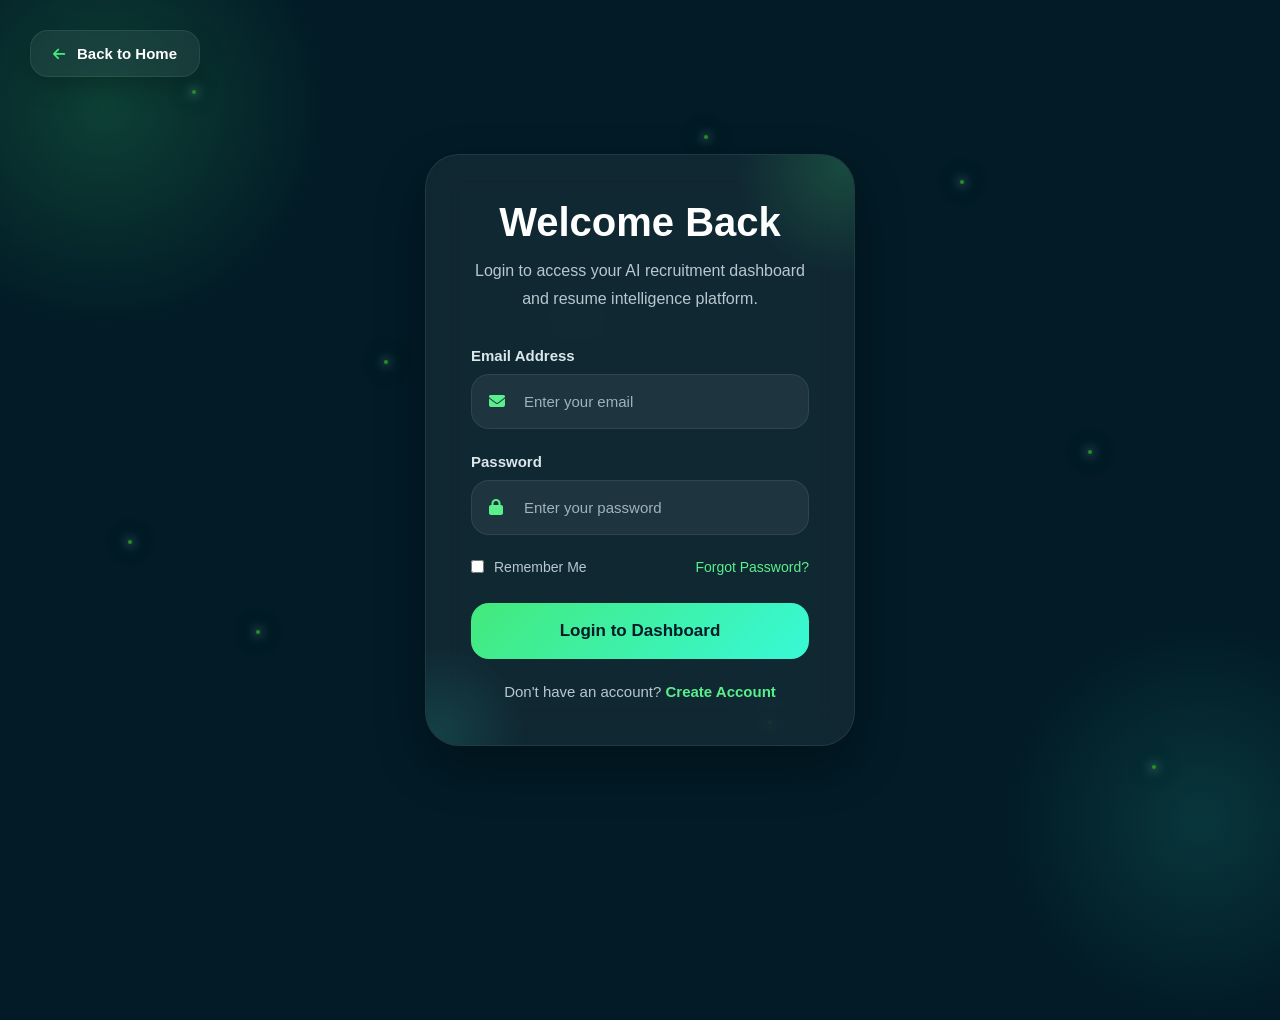
<file: app/static/login.html>
<!-- <!DOCTYPE html>
<html lang="en">
<head>
    <meta charset="UTF-8">
    <meta name="viewport" content="width=device-width, initial-scale=1.0">
    <title>Login - AI Resume Screening</title>
    <style>
        * { margin: 0; padding: 0; box-sizing: border-box; }
        body { font-family: 'Segoe UI', sans-serif; background: linear-gradient(135deg, #667eea 0%, #764ba2 100%); min-height: 100vh; display: flex; align-items: center; justify-content: center; }
        .container { width: 100%; max-width: 450px; padding: 20px; }
        .login-card { background: white; padding: 45px 40px; border-radius: 24px; box-shadow: 0 30px 70px rgba(0,0,0,0.2); }
        .login-header { text-align: center; margin-bottom: 35px; }
        .login-header h1 { font-size: 2em; color: #333; margin-bottom: 8px; }
        .login-header p { color: #666; }
        .form-group { margin-bottom: 22px; }
        .form-group label { display: block; margin-bottom: 8px; font-weight: 600; color: #333; }
        .form-group input { width: 100%; padding: 14px 18px; border: 2px solid #e1e5e9; border-radius: 12px; font-size: 16px; transition: all 0.3s; }
        .form-group input:focus { outline: none; border-color: #667eea; box-shadow: 0 0 0 4px rgba(102,126,234,0.15); }
        button { width: 100%; padding: 16px; background: linear-gradient(135deg, #667eea 0%, #764ba2 100%); color: white; border: none; border-radius: 12px; font-size: 17px; font-weight: 600; cursor: pointer; transition: transform 0.2s; }
        button:hover { transform: translateY(-2px); box-shadow: 0 12px 30px rgba(102,126,234,0.4); }
        .error-msg { background: #fee2e2; color: #dc2626; padding: 14px; border-radius: 10px; margin-bottom: 20px; display: none; }
        .divider { display: flex; align-items: center; margin: 28px 0; }
        .divider::before, .divider::after { content: ''; flex: 1; height: 1px; background: #e1e5e9; }
        .divider span { padding: 0 15px; color: #888; font-size: 0.9em; }
        .signup-link { text-align: center; margin-top: 25px; color: #666; }
        .signup-link a { color: #667eea; font-weight: 600; text-decoration: none; }
        .signup-link a:hover { text-decoration: underline; }
        .back-link { text-align: center; margin-top: 20px; }
        .back-link a { color: #666; text-decoration: none; font-size: 0.95em; }
        .back-link a:hover { color: #333; }
    </style>
</head>
<body>
    <div class="container">
        <div class="login-card">
            <div class="login-header">
                <h1>👋 Welcome Back</h1>
                <p>Sign in to continue</p>
            </div>

            <div class="error-msg" id="errorMsg"></div>

            <form id="loginForm">
                <div class="form-group">
                    <label>Email or Username</label>
                    <input type="text" id="email" placeholder="Enter your email or username" required>
                </div>
                <div class="form-group">
                    <label>Password</label>
                    <input type="password" id="password" placeholder="Enter your password" required>
                </div>
                <button type="submit" id="submitBtn">Sign In</button>
            </form>

            <div class="divider"><span>OR</span></div>

            <div class="signup-link">
                Don't have an account? <a href="/static/signup.html">Create one</a>
            </div>

            <div class="back-link">
                <a href="/static/home.html">← Back to Home</a>
            </div>
        </div>
    </div>

    <script>
    document.getElementById('loginForm').addEventListener('submit', async (e) => {
        e.preventDefault();
        
        const email = document.getElementById('email').value;
        const password = document.getElementById('password').value;
        const btn = document.getElementById('submitBtn');
        const errorMsg = document.getElementById('errorMsg');

        btn.textContent = ' Signing in...';
        btn.disabled = true;
        errorMsg.style.display = 'none';

        try {
            const formData = new URLSearchParams();
            formData.append('username', email);
            formData.append('password', password);

            const response = await fetch('http://localhost:8000/api/auth/login', {
                method: 'POST',
                headers: { 'Content-Type': 'application/x-www-form-urlencoded' },
                body: formData
            });

            if (!response.ok) {
                throw new Error('Invalid credentials');
            }

            const data = await response.json();
            
            // Store token
            localStorage.setItem('token', data.access_token);
            localStorage.setItem('user', JSON.stringify(data.user));
            
            // Redirect based on user type
            if (data.user.is_employer) {
                window.location.href = '/static/hr/index.html';
            } else {
                window.location.href = '/static/consumer/index.html';
            }
            
        } catch (error) {
            errorMsg.textContent = error.message || 'Login failed. Please try again.';
            errorMsg.style.display = 'block';
            btn.textContent = 'Sign In';
            btn.disabled = false;
        }
    });
    </script>
</body>
</html> -->

<!DOCTYPE html>
<html lang="en">
<head>

    <meta charset="UTF-8">

    <meta name="viewport" content="width=device-width, initial-scale=1.0">

    <title>
        TalentSync Login
    </title>

    <link
        rel="stylesheet"
        href="https://cdnjs.cloudflare.com/ajax/libs/font-awesome/6.5.1/css/all.min.css"
    >
<style>

*{
    margin:0;
    padding:0;
    box-sizing:border-box;
    font-family:Arial,sans-serif;
}

body{
    min-height:100vh;
    background:#021b26;
    overflow:hidden;

    display:flex;
    justify-content:center;
    align-items:center;

    position:relative;
}

/* BACKGROUND GLOW */

body::before{

    content:"";

    position:absolute;

    width:450px;
    height:450px;

    border-radius:50%;

    background:
    radial-gradient(
        rgba(67,233,123,0.18),
        transparent 70%
    );

    top:-120px;
    left:-120px;

    animation:floatGlow 8s ease-in-out infinite;
}

body::after{

    content:"";

    position:absolute;

    width:400px;
    height:400px;

    border-radius:50%;

    background:
    radial-gradient(
        rgba(56,249,215,0.12),
        transparent 70%
    );

    bottom:-120px;
    right:-120px;

    animation:floatGlowReverse 10s ease-in-out infinite;
}

/* LOGIN CONTAINER */

.login-container{

    width:100%;
    max-width:430px;

    background:rgba(255,255,255,0.06);

    border:1px solid rgba(255,255,255,0.08);

    backdrop-filter:blur(18px);

    border-radius:34px;

    padding:45px;

    position:relative;

    z-index:5;

    overflow:hidden;

    cursor:pointer;

    transition:
    transform 0.45s ease,
    box-shadow 0.45s ease,
    border-color 0.45s ease,
    background 0.45s ease;

    box-shadow:
    0 20px 50px rgba(0,0,0,0.3);
}

/* CONTAINER GLOW */

.login-container::before{

    content:"";

    position:absolute;

    width:220px;
    height:220px;

    background:
    radial-gradient(
        rgba(67,233,123,0.18),
        transparent 70%
    );

    top:-100px;
    right:-100px;

    transition:0.5s ease;
}

.login-container::after{

    content:"";

    position:absolute;

    width:180px;
    height:180px;

    background:
    radial-gradient(
        rgba(56,249,215,0.12),
        transparent 70%
    );

    bottom:-80px;
    left:-80px;

    transition:0.5s ease;
}

/* HOVER EFFECT */

.login-container:hover{

    transform:
    translateY(-10px)
    scale(1.02);

    border-color:
    rgba(67,233,123,0.35);

    background:
    rgba(255,255,255,0.08);

    box-shadow:
    0 30px 70px rgba(67,233,123,0.18);
}

/* GLOW HOVER */

.login-container:hover::before{

    transform:scale(1.2);
}

.login-container:hover::after{

    transform:scale(1.15);
}

/* LOGO */

.login-logo{

    width:85px;
    height:85px;

    border-radius:28px;

    margin:auto auto 28px;

    background:
    linear-gradient(
        135deg,
        #43e97b,
        #38f9d7
    );

    display:flex;
    justify-content:center;
    align-items:center;

    box-shadow:
    0 12px 30px rgba(67,233,123,0.25);

    transition:0.4s ease;
}

.login-container:hover .login-logo{

    transform:rotate(-6deg) scale(1.05);
}

.login-logo i{

    font-size:36px;
    color:#021b26;
}

/* TITLE */

.login-title{

    text-align:center;

    margin-bottom:35px;
}

.login-title h1{

    color:white;

    font-size:40px;

    margin-bottom:12px;
}

.login-title p{

    color:#b8c8cf;

    line-height:1.7;
}

/* INPUT GROUP */

.input-group{

    margin-bottom:24px;
}

.input-group label{

    display:block;

    margin-bottom:10px;

    color:#dbe7ec;

    font-size:15px;

    font-weight:600;
}

.input-box{

    position:relative;
}

.input-box i{

    position:absolute;

    top:50%;
    left:18px;

    transform:translateY(-50%);

    color:#59f08b;

    font-size:16px;
}

.input-box input{

    width:100%;

    padding:18px 18px 18px 52px;

    border:none;

    outline:none;

    border-radius:18px;

    background:rgba(255,255,255,0.06);

    border:1px solid rgba(255,255,255,0.08);

    color:white;

    font-size:15px;

    transition:0.35s ease;
}

.input-box input::placeholder{

    color:#9fb3bd;
}

.input-box input:focus{

    border-color:rgba(67,233,123,0.35);

    transform:scale(1.01);

    box-shadow:
    0 0 0 4px rgba(67,233,123,0.08),
    0 10px 25px rgba(67,233,123,0.08);
}

/* OPTIONS */

.login-options{

    display:flex;

    justify-content:space-between;

    align-items:center;

    margin-bottom:28px;
}

.remember-me{

    display:flex;

    align-items:center;

    gap:10px;

    color:#b8c8cf;

    font-size:14px;
}

.forgot-link{

    color:#59f08b;

    text-decoration:none;

    font-size:14px;

    transition:0.3s;
}

.forgot-link:hover{

    opacity:0.8;
}

/* BUTTON */

.login-btn{

    width:100%;

    padding:18px;

    border:none;

    border-radius:18px;

    background:
    linear-gradient(
        135deg,
        #43e97b,
        #38f9d7
    );

    color:#021b26;

    font-size:17px;

    font-weight:bold;

    cursor:pointer;

    transition:0.35s;

    margin-bottom:24px;
}

.login-btn:hover{

    transform:
    translateY(-4px)
    scale(1.01);

    box-shadow:
    0 15px 35px rgba(67,233,123,0.22);
}

/* SIGNUP */

.signup-text{

    text-align:center;

    color:#b8c8cf;

    font-size:15px;
}

.signup-text a{

    color:#59f08b;

    text-decoration:none;

    font-weight:bold;
}

/* ANIMATIONS */

@keyframes floatGlow{

    0%{
        transform:translateY(0px);
    }

    50%{
        transform:translateY(20px);
    }

    100%{
        transform:translateY(0px);
    }
}

@keyframes floatGlowReverse{

    0%{
        transform:translateY(0px);
    }

    50%{
        transform:translateY(-20px);
    }

    100%{
        transform:translateY(0px);
    }
}

/* RESPONSIVE */

@media(max-width:500px){

    .login-container{

        margin:20px;

        padding:35px 25px;
    }

    .login-title h1{

        font-size:32px;
    }
}


    /* SPARKLES */

.sparkles{

    position:absolute;

    width:100%;

    height:100%;

    top:0;
    left:0;

    overflow:hidden;

    z-index:1;

    pointer-events:none;
}

/* PARTICLES */

.sparkles span{

    position:absolute;

    display:block;

    width:4px;
    height:4px;

    border-radius:50%;

    background:rgb(35, 146, 40);

    box-shadow:
    0 0 10px rgba(255,255,255,0.9),
    0 0 20px rgba(67,233,123,0.6),
    0 0 30px rgba(56,249,215,0.5);

    animation:sparkle 6s linear infinite;
}

/* RANDOM POSITIONS */

.sparkles span:nth-child(1){

    top:10%;
    left:15%;

    animation-duration:4s;
}

.sparkles span:nth-child(2){

    top:20%;
    left:75%;

    animation-duration:6s;
}

.sparkles span:nth-child(3){

    top:70%;
    left:20%;

    animation-duration:5s;
}

.sparkles span:nth-child(4){

    top:50%;
    left:85%;

    animation-duration:7s;
}

.sparkles span:nth-child(5){

    top:80%;
    left:60%;

    animation-duration:4.5s;
}

.sparkles span:nth-child(6){

    top:35%;
    left:45%;

    animation-duration:6.5s;
}

.sparkles span:nth-child(7){

    top:15%;
    left:55%;

    animation-duration:5.5s;
}

.sparkles span:nth-child(8){

    top:60%;
    left:10%;

    animation-duration:7s;
}

.sparkles span:nth-child(9){

    top:85%;
    left:90%;

    animation-duration:5s;
}

.sparkles span:nth-child(10){

    top:40%;
    left:30%;

    animation-duration:6s;
}

/* ANIMATION */

@keyframes sparkle{

    0%{

        transform:scale(0.5);

        opacity:0.2;
    }

    50%{

        transform:scale(1.8);

        opacity:1;
    }

    100%{

        transform:scale(0.5);

        opacity:0.2;
    }
}
/* BACK BUTTON */

.back-home-btn{

    position:absolute;

    top:30px;

    left:30px;

    display:flex;

    align-items:center;

    gap:12px;

    padding:14px 22px;

    border:none;

    border-radius:18px;

    background:rgba(255,255,255,0.06);

    border:1px solid rgba(255,255,255,0.08);

    backdrop-filter:blur(16px);

    color:white;

    font-size:15px;

    font-weight:600;

    cursor:pointer;

    transition:0.35s ease;

    z-index:20;

    box-shadow:
    0 10px 25px rgba(0,0,0,0.18);
}

/* ICON */

.back-home-btn i{

    color:#43e97b;

    font-size:14px;
}

/* HOVER */

.back-home-btn:hover{

    transform:
    translateY(-4px)
    scale(1.02);

    border-color:
    rgba(67,233,123,0.3);

    background:
    rgba(255,255,255,0.08);

    box-shadow:
    0 15px 35px rgba(67,233,123,0.15);
}

/* MOBILE */

@media(max-width:600px){

    .back-home-btn{

        top:20px;

        left:20px;

        padding:12px 18px;

        font-size:14px;
    }
}
</style>
</head>

<body>
    <!-- SPARKLES -->

<div class="sparkles">

    <span></span>
    <span></span>
    <span></span>
    <span></span>
    <span></span>
    <span></span>
    <span></span>
    <span></span>
    <span></span>
    <span></span>

</div>
<!-- BACK TO HOME -->

<button
    class="back-home-btn"
    onclick="window.location.href='/'"
>

    <i class="fa-solid fa-arrow-left"></i>

    Back to Home

</button>
    <div class="login-container">


        <div class="login-title">

            <h1>
                Welcome Back
            </h1>

            <p>
                Login to access your AI recruitment dashboard
                and resume intelligence platform.
            </p>

        </div>

        <!-- FORM -->

        <!-- <form method="POST" action="/login"> -->
        <form id="loginForm">

            <div class="input-group">

                <label>
                    Email Address
                </label>

                <div class="input-box">

                    <i class="fa-solid fa-envelope"></i>

                    <input
                        type="email"
                        id="email"
                        name="email"
                        placeholder="Enter your email"
                        required
                    >

                </div>

            </div>

            <div class="input-group">

                <label>
                    Password
                </label>

                <div class="input-box">

                    <i class="fa-solid fa-lock"></i>

                    <input
                        type="password"
                        id="password"
                        name="password"
                        placeholder="Enter your password"
                        required
                    >

                </div>

            </div>

            <div class="login-options">

                <div class="remember-me">

                    <input type="checkbox">

                    Remember Me

                </div>

                <a href="#" class="forgot-link">
                    Forgot Password?
                </a>

            </div>

            <button
                type="submit"
                class="login-btn"
            >

                Login to Dashboard

            </button>

        </form>

        <!-- SIGNUP -->

        <div class="signup-text">

            Don't have an account?

            <a href="/signup">
                Create Account
            </a>

        </div>

    </div>
<script>
document.getElementById("loginForm")
.addEventListener("submit", async function(e) {

    e.preventDefault();

    const response = await fetch("/api/login", {
        method: "POST",
        headers: {
            "Content-Type": "application/json"
        },
        body: JSON.stringify({
            email: document.getElementById("email").value,
            password: document.getElementById("password").value
        })
    });

    const data = await response.json();

    if (response.ok) {

        localStorage.setItem(
            "currentUser",
            JSON.stringify(data)
        );

        // Redirect based on role
        // if (data.is_employer) {
        //     window.location.href = "/static/hr/H-D.html";
        // } else {
        //     window.location.href = "/static/consumer/C-D.html";
        // }
        window.location.href =
        data.dashboard;

    } else {
        alert(data.detail);
    }
});
</script>
</body>
</html>
</file>
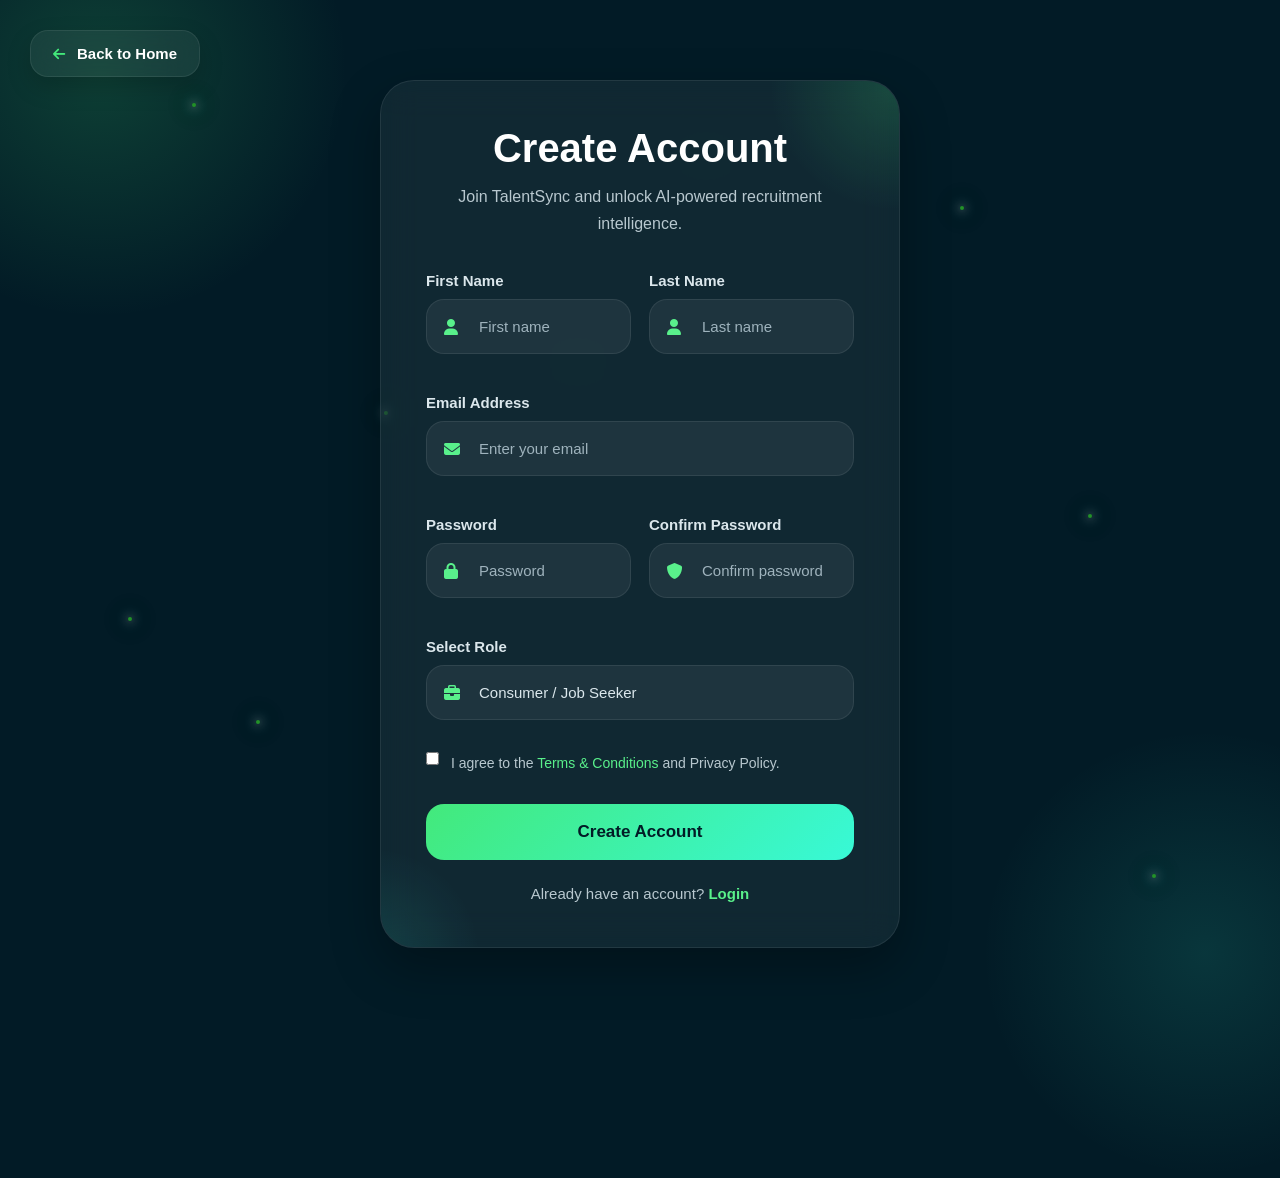
<file: app/static/signup.html>
<!-- <!DOCTYPE html>
<html lang="en">
<head>
    <meta charset="UTF-8">
    <meta name="viewport" content="width=device-width, initial-scale=1.0">
    <title>Sign Up - AI Resume Screening</title>
    <style>
        * { margin: 0; padding: 0; box-sizing: border-box; }
        body { font-family: 'Segoe UI', sans-serif; background: linear-gradient(135deg, #667eea 0%, #764ba2 100%); min-height: 100vh; display: flex; align-items: center; justify-content: center; }
        .container { width: 100%; max-width: 480px; padding: 20px; }
        .signup-card { background: white; padding: 40px; border-radius: 24px; box-shadow: 0 30px 70px rgba(0,0,0,0.2); }
        .signup-header { text-align: center; margin-bottom: 30px; }
        .signup-header h1 { font-size: 2em; color: #333; margin-bottom: 8px; }
        .signup-header p { color: #666; }
        .form-group { margin-bottom: 20px; }
        .form-group label { display: block; margin-bottom: 8px; font-weight: 600; color: #333; }
        .form-group input, .form-group select { width: 100%; padding: 14px 18px; border: 2px solid #e1e5e9; border-radius: 12px; font-size: 16px; transition: all 0.3s; }
        .form-group input:focus, .form-group select:focus { outline: none; border-color: #667eea; box-shadow: 0 0 0 4px rgba(102,126,234,0.15); }
        .user-type { display: flex; gap: 15px; margin-bottom: 22px; }
        .user-type-label { font-weight: 600; color: #333; margin-bottom: 10px; display: block; }
        .type-option { flex: 1; padding: 16px; border: 2px solid #e1e5e9; border-radius: 12px; cursor: pointer; text-align: center; transition: all 0.3s; }
        .type-option:hover { border-color: #667eea; }
        .type-option.selected { border-color: #667eea; background: #667eea10; }
        .type-option .icon { font-size: 1.8em; display: block; margin-bottom: 6px; }
        .type-option .title { font-weight: 600; display: block; }
        .type-option .desc { font-size: 0.85em; color: #666; }
        button { width: 100%; padding: 16px; background: linear-gradient(135deg, #667eea 0%, #764ba2 100%); color: white; border: none; border-radius: 12px; font-size: 17px; font-weight: 600; cursor: pointer; transition: transform 0.2s; }
        button:hover { transform: translateY(-2px); box-shadow: 0 12px 30px rgba(102,126,234,0.4); }
        .error-msg { background: #fee2e2; color: #dc2626; padding: 14px; border-radius: 10px; margin-bottom: 20px; display: none; }
        .login-link { text-align: center; margin-top: 25px; color: #666; }
        .login-link a { color: #667eea; font-weight: 600; text-decoration: none; }
        .login-link a:hover { text-decoration: underline; }
        .back-link { text-align: center; margin-top: 20px; }
        .back-link a { color: #666; text-decoration: none; font-size: 0.95em; }
    </style>
</head>
<body>
    <div class="container">
        <div class="signup-card">
            <div class="signup-header">
                <h1>🚀 Create Account</h1>
                <p>Join the AI Resume Screening Platform</p>
            </div>

            <div class="error-msg" id="errorMsg"></div>

            <form id="signupForm">
                <div class="form-group">
                    <label>Full Name</label>
                    <input type="text" id="fullName" placeholder="Enter your full name">
                </div>
                <div class="form-group">
                    <label>Username</label>
                    <input type="text" id="username" placeholder="Choose a username" required>
                </div>
                <div class="form-group">
                    <label>Email</label>
                    <input type="email" id="email" placeholder="Enter your email" required>
                </div>
                <div class="form-group">
                    <label>Password</label>
                    <input type="password" id="password" placeholder="Create a password" required>
                </div>
                
                <label class="user-type-label">I am a:</label>
                <div class="user-type">
                    <div class="type-option selected" data-type="false" onclick="selectUserType(this)">
                        <span class="icon">👤</span>
                        <span class="title">Job Seeker</span>
                        <span class="desc">Looking for jobs</span>
                    </div>
                    <div class="type-option" data-type="true" onclick="selectUserType(this)">
                        <span class="icon">💼</span>
                        <span class="title">Employer</span>
                        <span class="desc">Hiring talent</span>
                    </div>
                </div>
                <input type="hidden" id="isEmployer" value="false">

                <button type="submit" id="submitBtn">Create Account</button>
            </form>

            <div class="login-link">
                Already have an account? <a href="/static/login.html">Sign in</a>
            </div>

            <div class="back-link">
                <a href="/static/home.html">← Back to Home</a>
            </div>
        </div>
    </div>

    <script>
        let selectedType = 'false';
        
        function selectUserType(el) {
            document.querySelectorAll('.type-option').forEach(opt => opt.classList.remove('selected'));
            el.classList.add('selected');
            selectedType = el.dataset.type;
            document.getElementById('isEmployer').value = selectedType;
        }

        document.getElementById('signupForm').addEventListener('submit', async (e) => {
            e.preventDefault();
            
            const email = document.getElementById('email').value;
            const username = document.getElementById('username').value;
            const password = document.getElementById('password').value;
            const fullName = document.getElementById('fullName').value;
            const isEmployer = document.getElementById('isEmployer').value === 'true';
            
            const btn = document.getElementById('submitBtn');
            const errorMsg = document.getElementById('errorMsg');

            btn.textContent = ' Creating account...';
            btn.disabled = true;
            errorMsg.style.display = 'none';

            try {
                const response = await fetch('http://localhost:8000/api/auth/signup', {
                    method: 'POST',
                    headers: { 'Content-Type': 'application/json' },
                    body: JSON.stringify({
                        email,
                        username,
                        password,
                        full_name: fullName,
                        is_employer: isEmployer
                    })
                });

                if (!response.ok) {
                    const err = await response.json();
                    throw new Error(err.detail || 'Registration failed');
                }

                const data = await response.json();
                
                // Auto login after signup
                const formData = new URLSearchParams();
                formData.append('username', username);
                formData.append('password', password);

                const loginResponse = await fetch('http://localhost:8000/api/auth/login', {
                    method: 'POST',
                    headers: { 'Content-Type': 'application/x-www-form-urlencoded' },
                    body: formData
                });

                const loginData = await loginResponse.json();
                
                localStorage.setItem('token', loginData.access_token);
                localStorage.setItem('user', JSON.stringify(loginData.user));
                
                if (isEmployer) {
                    window.location.href = '/static/hr/index.html';
                } else {
                    window.location.href = '/static/consumer/index.html';
                }
                
            } catch (error) {
                errorMsg.textContent = error.message || 'Registration failed. Please try again.';
                errorMsg.style.display = 'block';
                btn.textContent = 'Create Account';
                btn.disabled = false;
            }
        });
    </script>
</body>
</html> -->

<!DOCTYPE html>
<html lang="en">
<head>

    <meta charset="UTF-8">

    <meta
        name="viewport"
        content="width=device-width, initial-scale=1.0"
    >

    <title>
        TalentSync Signup
    </title>

    <link
        rel="stylesheet"
        href="https://cdnjs.cloudflare.com/ajax/libs/font-awesome/6.5.1/css/all.min.css"
    >

<style>

*{
    margin:0;
    padding:0;
    box-sizing:border-box;
    font-family:Arial,sans-serif;
}

/* body{

    min-height:100vh;

    background:#021b26;

    overflow:hidden;

    display:flex;
    justify-content:center;
    align-items:center;

    position:relative;
} */
 body{

    /* min-height:100vh; */

    background:#021b26;

    overflow-y:auto;

    overflow-x:hidden;

    display:flex;

    justify-content:center;

    align-items:center;

    position:relative;

    padding:40px 20px;
}

/* BACKGROUND GLOW */

body::before{

    content:"";

    position:absolute;

    width:500px;
    height:500px;

    border-radius:50%;

    background:
    radial-gradient(
        rgba(67,233,123,0.18),
        transparent 70%
    );

    top:-180px;
    left:-150px;
}

body::after{

    content:"";

    position:absolute;

    width:450px;
    height:450px;

    border-radius:50%;

    background:
    radial-gradient(
        rgba(56,249,215,0.12),
        transparent 70%
    );

    bottom:-150px;
    right:-150px;
}

/* CONTAINER */

/* .signup-container{

    width:100%;
    max-width:520px;
    height:820px;

    background:rgba(255,255,255,0.06);

    border:1px solid rgba(255,255,255,0.08);

    backdrop-filter:blur(18px);

    border-radius:34px;

    padding:45px;

    position:relative;

    z-index:5;

    box-shadow:
    0 20px 50px rgba(0,0,0,0.3);
} */

.signup-container{

    width:100%;

    max-width:520px;

    background:rgba(255,255,255,0.06);

    border:1px solid rgba(255,255,255,0.08);

    backdrop-filter:blur(18px);

    border-radius:34px;

    padding:45px;

    position:relative;

    z-index:5;

    box-shadow:
    0 20px 50px rgba(0,0,0,0.3);

    margin:40px 0;
}
/* LOGO */

.signup-logo{

    width:90px;
    height:90px;

    border-radius:30px;

    margin:auto auto 30px;

    background:
    linear-gradient(
        135deg,
        #43e97b,
        #38f9d7
    );

    display:flex;
    justify-content:center;
    align-items:center;

    box-shadow:
    0 12px 30px rgba(67,233,123,0.25);
}

.signup-logo i{

    font-size:38px;

    color:#021b26;
}

/* TITLE */

.signup-title{

    text-align:center;

    margin-bottom:35px;
}

.signup-title h1{

    color:white;

    font-size:40px;

    margin-bottom:12px;
}

.signup-title p{

    color:#b8c8cf;

    line-height:1.7;
}

/* FORM GRID */

.form-grid{

    display:grid;

    grid-template-columns:1fr 1fr;

    gap:18px;
}

/* INPUT GROUP */

.input-group{

    margin-bottom:22px;
}

.input-group label{

    display:block;

    margin-bottom:10px;

    color:#dbe7ec;

    font-size:15px;

    font-weight:600;
}

.input-box{

    position:relative;
}

.input-box i{

    position:absolute;

    top:50%;
    left:18px;

    transform:translateY(-50%);

    color:#59f08b;

    font-size:16px;
}

.input-box input,
.input-box select{

    width:100%;

    padding:18px 18px 18px 52px;

    border:none;

    outline:none;

    border-radius:18px;

    background:rgba(255,255,255,0.06);

    border:1px solid rgba(255,255,255,0.08);

    color:white;

    font-size:15px;

    transition:0.3s;
}

.input-box input::placeholder{

    color:#9fb3bd;
}

.input-box input:focus,
.input-box select:focus{

    border-color:rgba(67,233,123,0.35);

    box-shadow:
    0 0 0 4px rgba(67,233,123,0.08);
}

/* SELECT */

.input-box select{

    appearance:none;

    color:#dbe7ec;
}

.input-box option{

    background:#062432;

    color:white;
}

/* FULL WIDTH */

.full-width{

    grid-column:1/3;
}

/* TERMS */

.terms{

    display:flex;

    align-items:flex-start;

    gap:12px;

    margin:10px 0 28px;

    color:#b8c8cf;

    font-size:14px;

    line-height:1.7;
}

.terms a{

    color:#59f08b;

    text-decoration:none;
}

/* BUTTON */

.signup-btn{

    width:100%;

    padding:18px;

    border:none;

    border-radius:18px;

    background:
    linear-gradient(
        135deg,
        #43e97b,
        #38f9d7
    );

    color:#021b26;

    font-size:17px;

    font-weight:bold;

    cursor:pointer;

    transition:0.35s;

    margin-bottom:25px;
}

.signup-btn:hover{

    transform:translateY(-3px);

    box-shadow:
    0 15px 30px rgba(67,233,123,0.22);
}

/* LOGIN */

.login-text{

    text-align:center;

    color:#b8c8cf;

    font-size:15px;
}

.login-text a{

    color:#59f08b;

    text-decoration:none;

    font-weight:bold;
}

/* RESPONSIVE */

@media(max-width:650px){

    .signup-container{

        margin:20px;

        padding:35px 25px;
    }

    .form-grid{

        grid-template-columns:1fr;
    }

    .full-width{

        grid-column:auto;
    }

    .signup-title h1{

        font-size:32px;
    }
}
.dashboard-option{

    position:relative;

    background:rgba(255,255,255,0.06);

    border:1px solid rgba(255,255,255,0.08);

    backdrop-filter:blur(18px);

    border-radius:32px;

    padding:38px;

    overflow:hidden;

    cursor:pointer;

    transition:
    transform 0.45s ease,
    box-shadow 0.45s ease,
    border-color 0.45s ease,
    background 0.45s ease;

    box-shadow:
    0 20px 40px rgba(0,0,0,0.22);
}

/* HOVER EFFECT */

.dashboard-option:hover{

    transform:
    translateY(-10px)
    scale(1.02);

    border-color:
    rgba(67,233,123,0.35);

    background:
    rgba(255,255,255,0.08);

    box-shadow:
    0 30px 60px rgba(67,233,123,0.18);
}
.dashboard-option::after{

    content:"";

    position:absolute;

    inset:0;

    border-radius:32px;

    background:
    linear-gradient(
        135deg,
        rgba(67,233,123,0.08),
        transparent 60%
    );

    opacity:0;

    transition:opacity 0.45s ease;
}

.dashboard-option:hover::after{

    opacity:1;
}
/* CONTAINER */

.signup-container{

    width:100%;
    max-width:520px;

    background:rgba(255,255,255,0.06);

    border:1px solid rgba(255,255,255,0.08);

    backdrop-filter:blur(18px);

    border-radius:34px;

    padding:45px;

    position:relative;

    z-index:5;

    overflow:hidden;

    cursor:pointer;

    transition:
    transform 0.5s ease,
    box-shadow 0.5s ease,
    border-color 0.5s ease,
    background 0.5s ease;

    box-shadow:
    0 20px 50px rgba(0,0,0,0.3);
}

/* TOP GLOW */

.signup-container::before{

    content:"";

    position:absolute;

    width:250px;
    height:250px;

    background:
    radial-gradient(
        rgba(67,233,123,0.18),
        transparent 70%
    );

    top:-120px;
    right:-120px;

    transition:0.5s ease;
}

/* BOTTOM GLOW */

.signup-container::after{

    content:"";

    position:absolute;

    width:220px;
    height:220px;

    background:
    radial-gradient(
        rgba(56,249,215,0.12),
        transparent 70%
    );

    bottom:-120px;
    left:-120px;

    transition:0.5s ease;
}

/* HOVER EFFECT */

.signup-container:hover{

    transform:
    translateY(-10px)
    scale(1.01);

    border-color:
    rgba(67,233,123,0.3);

    background:
    rgba(255,255,255,0.08);

    box-shadow:
    0 30px 70px rgba(67,233,123,0.18);
}

/* HOVER GLOW */

.signup-container:hover::before{

    transform:scale(1.2);
}

.signup-container:hover::after{

    transform:scale(1.15);
}

    /* SPARKLES */

.sparkles{

    position:absolute;

    width:100%;

    height:100%;

    top:0;
    left:0;

    overflow:hidden;

    z-index:1;

    pointer-events:none;
}

/* PARTICLES */

.sparkles span{

    position:absolute;

    display:block;

    width:4px;
    height:4px;

    border-radius:50%;

    background:rgb(35, 146, 40);

    box-shadow:
    0 0 10px rgba(255,255,255,0.9),
    0 0 20px rgba(67,233,123,0.6),
    0 0 30px rgba(56,249,215,0.5);

    animation:sparkle 6s linear infinite;
}

/* RANDOM POSITIONS */

.sparkles span:nth-child(1){

    top:10%;
    left:15%;

    animation-duration:4s;
}

.sparkles span:nth-child(2){

    top:20%;
    left:75%;

    animation-duration:6s;
}

.sparkles span:nth-child(3){

    top:70%;
    left:20%;

    animation-duration:5s;
}

.sparkles span:nth-child(4){

    top:50%;
    left:85%;

    animation-duration:7s;
}

.sparkles span:nth-child(5){

    top:80%;
    left:60%;

    animation-duration:4.5s;
}

.sparkles span:nth-child(6){

    top:35%;
    left:45%;

    animation-duration:6.5s;
}

.sparkles span:nth-child(7){

    top:15%;
    left:55%;

    animation-duration:5.5s;
}

.sparkles span:nth-child(8){

    top:60%;
    left:10%;

    animation-duration:7s;
}

.sparkles span:nth-child(9){

    top:85%;
    left:90%;

    animation-duration:5s;
}

.sparkles span:nth-child(10){

    top:40%;
    left:30%;

    animation-duration:6s;
}

/* ANIMATION */

@keyframes sparkle{

    0%{

        transform:scale(0.5);

        opacity:0.2;
    }

    50%{

        transform:scale(1.8);

        opacity:1;
    }

    100%{

        transform:scale(0.5);

        opacity:0.2;
    }
}
/* BACK BUTTON */

.back-home-btn{

    position:absolute;

    top:30px;

    left:30px;

    display:flex;

    align-items:center;

    gap:12px;

    padding:14px 22px;

    border:none;

    border-radius:18px;

    background:rgba(255,255,255,0.06);

    border:1px solid rgba(255,255,255,0.08);

    backdrop-filter:blur(16px);

    color:white;

    font-size:15px;

    font-weight:600;

    cursor:pointer;

    transition:0.35s ease;

    z-index:20;

    box-shadow:
    0 10px 25px rgba(0,0,0,0.18);
}

/* ICON */

.back-home-btn i{

    color:#43e97b;

    font-size:14px;
}

/* HOVER */

.back-home-btn:hover{

    transform:
    translateY(-4px)
    scale(1.02);

    border-color:
    rgba(67,233,123,0.3);

    background:
    rgba(255,255,255,0.08);

    box-shadow:
    0 15px 35px rgba(67,233,123,0.15);
}

/* MOBILE */

@media(max-width:600px){

    .back-home-btn{

        top:20px;

        left:20px;

        padding:12px 18px;

        font-size:14px;
    }
}
</style>
</head>

<body>
    <div class="sparkles">

    <span></span>
    <span></span>
    <span></span>
    <span></span>
    <span></span>
    <span></span>
    <span></span>
    <span></span>
    <span></span>
    <span></span>

</div>
<!-- BACK TO HOME -->

<button
    class="back-home-btn"
    onclick="window.location.href='/'"
>

    <i class="fa-solid fa-arrow-left"></i>

    Back to Home

</button>
    <div class="signup-container">

        <div class="signup-title">

            <h1>
                Create Account
            </h1>

            <p>
                Join TalentSync and unlock AI-powered
                recruitment intelligence.
            </p>

        </div>

        <!-- FORM -->

        <form id="signupForm">

            <div class="form-grid">

                <!-- FIRST NAME -->

                <div class="input-group">

                    <label>
                        First Name
                    </label>

                    <div class="input-box">

                        <i class="fa-solid fa-user"></i>

                        <input
                            type="text"
                            id="firstName"
                            name="first_name"
                            placeholder="First name"
                            required
                        >

                    </div>

                </div>

                <!-- LAST NAME -->

                <div class="input-group">

                    <label>
                        Last Name
                    </label>

                    <div class="input-box">

                        <i class="fa-solid fa-user"></i>

                        <input
                            type="text"
                            id="lastName"
                            name="last_name"
                            placeholder="Last name"
                            required
                        >

                    </div>

                </div>

                <!-- EMAIL -->

                <div class="input-group full-width">

                    <label>
                        Email Address
                    </label>

                    <div class="input-box">

                        <i class="fa-solid fa-envelope"></i>

                        <input
                            type="email"
                            id="email"
                            name="email"
                            placeholder="Enter your email"
                            required
                        >

                    </div>

                </div>

                <!-- PASSWORD -->

                <div class="input-group">

                    <label>
                        Password
                    </label>

                    <div class="input-box">

                        <i class="fa-solid fa-lock"></i>

                        <input
                            type="password"
                            id="password"
                            name="password"
                            placeholder="Password"
                            required
                        >

                    </div>

                </div>

                <!-- CONFIRM PASSWORD -->

                <div class="input-group">

                    <label>
                        Confirm Password
                    </label>

                    <div class="input-box">

                        <i class="fa-solid fa-shield"></i>

                        <input
                            type="password"
                            id="confirmPassword"
                            name="confirm_password"
                            placeholder="Confirm password"
                            required
                        >

                    </div>

                </div>

                <!-- ROLE -->

                <div class="input-group full-width">

                    <label>
                        Select Role
                    </label>

                    <div class="input-box">

                        <i class="fa-solid fa-briefcase"></i>

                        <select id="role" name="role" required>

                            <option value="Consumer">
                                Consumer / Job Seeker
                            </option>

                            <option value="HR">
                                HR Recruiter
                            </option>

                        </select>

                    </div>

                </div>

            </div>

            <!-- TERMS -->

            <div class="terms">

                <input type="checkbox" required>

                <span>
                    I agree to the
                    <a href="#">
                        Terms & Conditions
                    </a>
                    and Privacy Policy.
                </span>

            </div>

            <!-- BUTTON -->

            <button
                type="submit"
                class="signup-btn"
            >

                Create Account

            </button>

        </form>

        <!-- LOGIN -->

        <div class="login-text">

            Already have an account?

            <a href="/login">
                Login
            </a>

        </div>

    </div>
<script>
document.getElementById("signupForm")
.addEventListener("submit", async function(e) {

    e.preventDefault();

    const password =
        document.getElementById("password").value;

    const confirmPassword =
        document.getElementById("confirmPassword").value;

    if (password !== confirmPassword) {
        alert("Passwords do not match");
        return;
    }

    const fullName =
        document.getElementById("firstName").value +
        " " +
        document.getElementById("lastName").value;

    const email =
        document.getElementById("email").value;

    const username =
        email.split("@")[0];

    const role =
        document.getElementById("role").value;

    const response = await fetch("/api/signup", {
        method: "POST",
        headers: {
            "Content-Type": "application/json"
        },
        body: JSON.stringify({
            full_name: fullName,
            email: email,
            username: username,
            password: password,
            is_employer: role === "HR"
        })
    });

    const data = await response.json();

    if (response.ok) {
        alert("Account created successfully");
        window.location.href = "/login";
    }
    else {
        alert(data.detail);
    }
});
</script>
</body>
</html>
</file>
